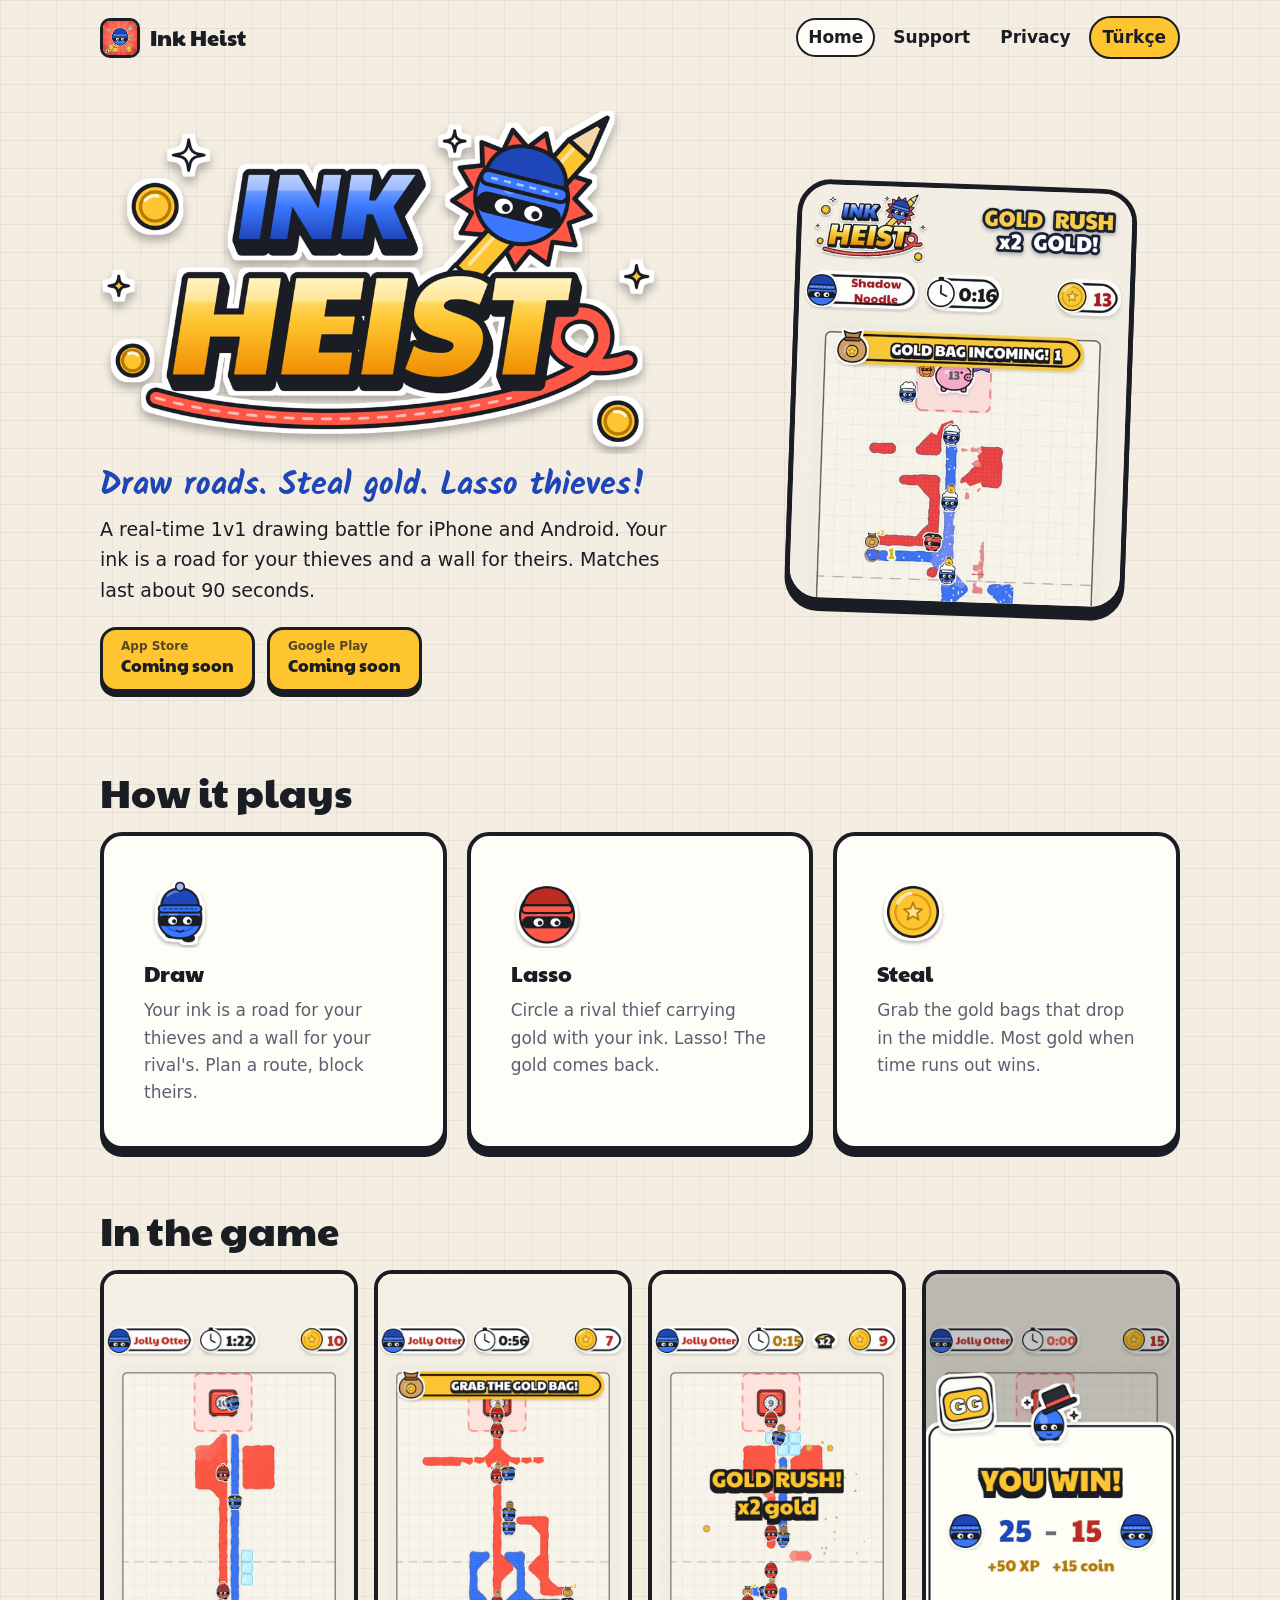
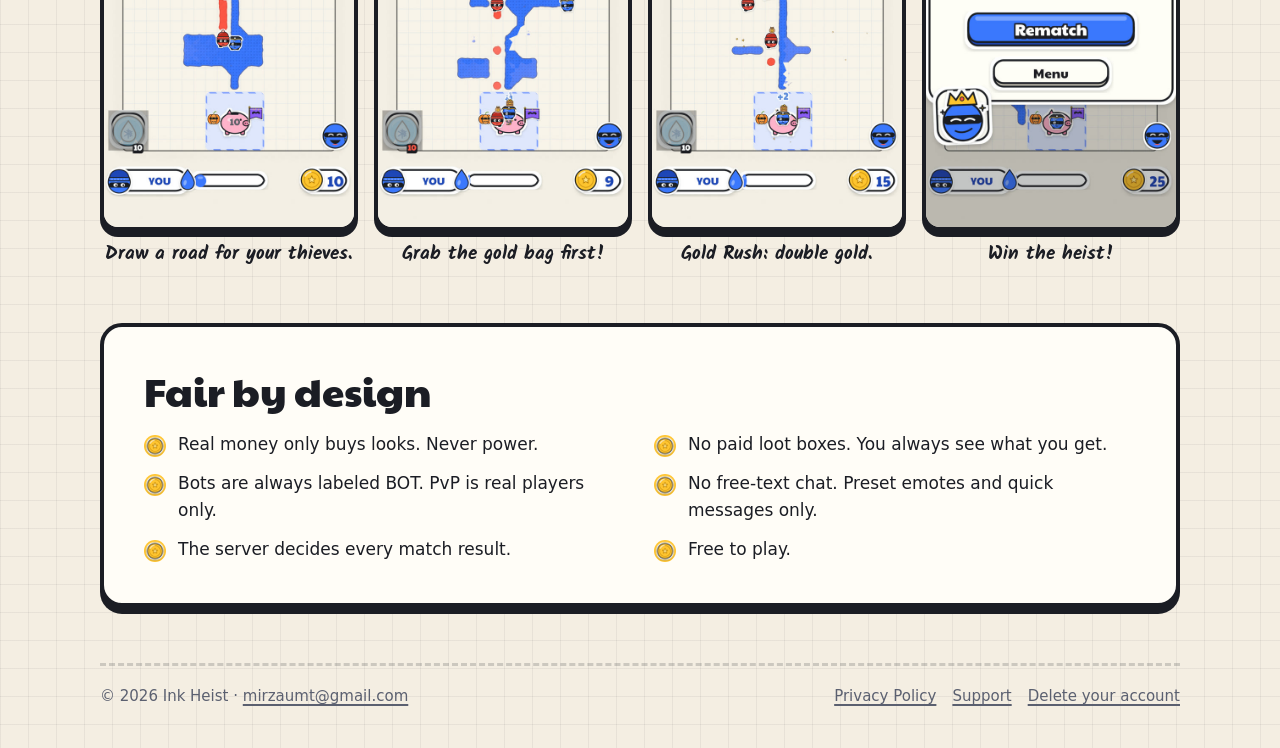
<file: index.html>
<!doctype html>
<html lang="en">
<head>
<meta charset="utf-8">
<meta name="viewport" content="width=device-width, initial-scale=1">
<title>Ink Heist: real-time 1v1 drawing battles</title>
<meta name="description" content="Draw roads, steal gold, lasso thieves. A real-time 1v1 drawing game for iPhone and Android.">
<meta property="og:title" content="Ink Heist: real-time 1v1 drawing battles">
<meta property="og:description" content="Draw roads, steal gold, lasso thieves. A real-time 1v1 drawing game for iPhone and Android.">
<meta property="og:image" content="assets/icon-512.png">
<link rel="alternate" hreflang="en" href="index.html">
<link rel="alternate" hreflang="tr" href="tr/index.html">
<link rel="icon" type="image/png" href="assets/favicon.png">
<link rel="apple-touch-icon" href="assets/apple-touch-icon.png">
<link rel="stylesheet" href="style.css">
</head>
<body>
<header class="top"><div class="wrap">
  <a class="brand" href="index.html"><img src="assets/icon-512.png" alt="" width="40" height="40">Ink Heist</a>
  <nav class="nav" aria-label="Site"><a href="index.html" aria-current="page">Home</a><a href="support.html">Support</a><a href="privacy.html">Privacy</a><a class="lang" href="tr/index.html" hreflang="tr" lang="tr">Türkçe</a></nav>
</div></header>
<main class="wrap">

<section class="hero">
  <div>
    <h1><img src="assets/logo-en.png" alt="Ink Heist" width="900" height="570"></h1>
    <p class="tagline">Draw roads. Steal gold. Lasso thieves!</p>
    <p class="lead">A real-time 1v1 drawing battle for iPhone and Android. Your ink is a road for your thieves and a wall for theirs. Matches last about 90 seconds.</p>
    <div class="badges">
      <span class="badge"><span><small>App Store</small>Coming soon</span></span>
      <span class="badge"><span><small>Google Play</small>Coming soon</span></span>
    </div>
  </div>
  <div class="phone">
    <video src="assets/teaser.mp4" poster="assets/teaser-poster.jpg" autoplay muted loop playsinline aria-label="Ink Heist gameplay: two players draw ink roads and walls while thieves race for gold."></video>
    <img class="poster" src="assets/teaser-poster.jpg" alt="Ink Heist gameplay: two players draw ink roads and walls while thieves race for gold.">
  </div>
</section>
<section><h2>How it plays</h2><div class="grid3"><div class="card feature"><img src="assets/thief_0_a.png" alt="" width="72" height="72"><h3>Draw</h3><p>Your ink is a road for your thieves and a wall for your rival's. Plan a route, block theirs.</p></div><div class="card feature"><img src="assets/head_1.png" alt="" width="72" height="72"><h3>Lasso</h3><p>Circle a rival thief carrying gold with your ink. Lasso! The gold comes back.</p></div><div class="card feature"><img src="assets/coin.png" alt="" width="72" height="72"><h3>Steal</h3><p>Grab the gold bags that drop in the middle. Most gold when time runs out wins.</p></div></div></section>
<section><h2>In the game</h2><div class="shots"><figure><img src="assets/en-shot-1.jpg" alt="Draw a road for your thieves." width="600" height="1304" loading="lazy"><figcaption>Draw a road for your thieves.</figcaption></figure><figure><img src="assets/en-shot-2.jpg" alt="Grab the gold bag first!" width="600" height="1304" loading="lazy"><figcaption>Grab the gold bag first!</figcaption></figure><figure><img src="assets/en-shot-3.jpg" alt="Gold Rush: double gold." width="600" height="1304" loading="lazy"><figcaption>Gold Rush: double gold.</figcaption></figure><figure><img src="assets/en-shot-4.jpg" alt="Win the heist!" width="600" height="1304" loading="lazy"><figcaption>Win the heist!</figcaption></figure></div></section>
<section><div class="card"><h2>Fair by design</h2><ul class="promise"><li>Real money only buys looks. Never power.</li><li>No paid loot boxes. You always see what you get.</li><li>Bots are always labeled BOT. PvP is real players only.</li><li>No free-text chat. Preset emotes and quick messages only.</li><li>The server decides every match result.</li><li>Free to play.</li></ul></div></section>

</main>
<footer><div class="wrap">
  <span>© 2026 Ink Heist · <a href="mailto:mirzaumt@gmail.com">mirzaumt@gmail.com</a></span>
  <nav aria-label="Legal"><a href="privacy.html">Privacy Policy</a><a href="support.html">Support</a><a href="delete-account.html">Delete your account</a></nav>
</div></footer>
</body>
</html>
</file>
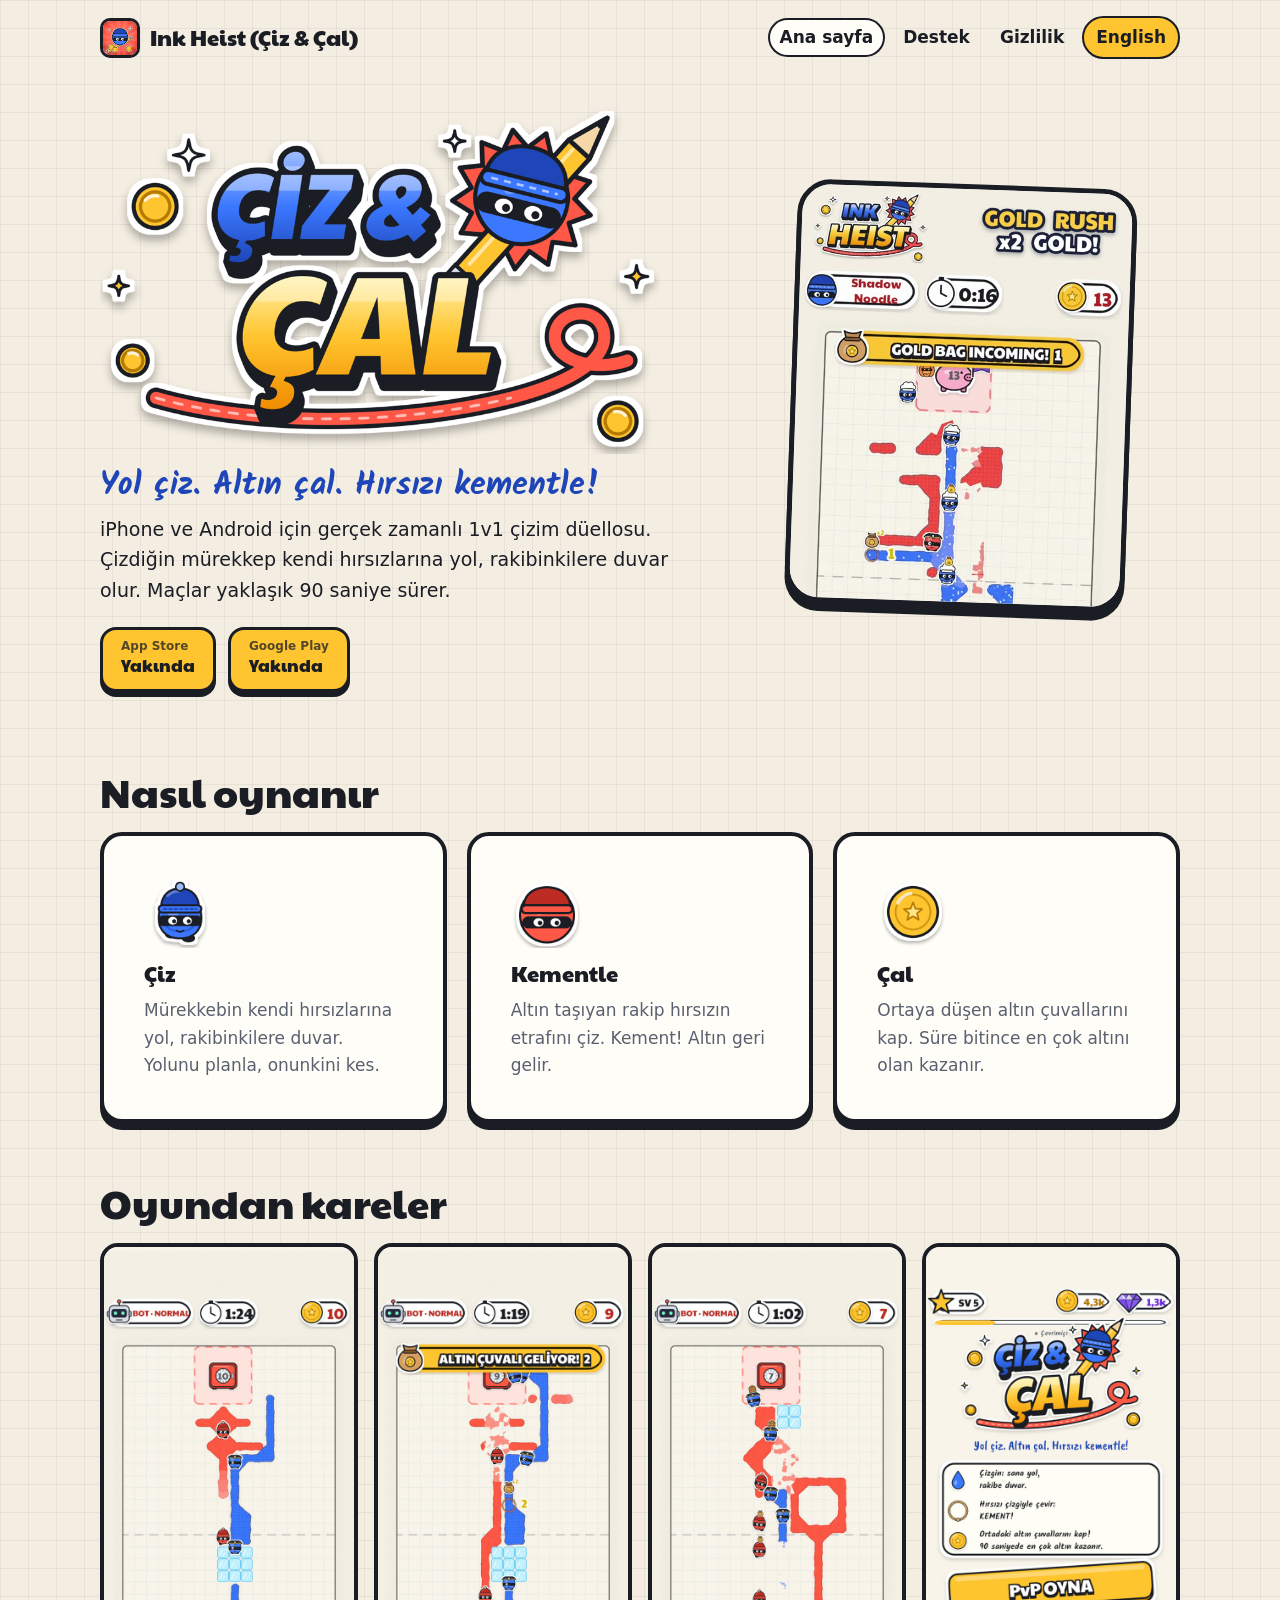
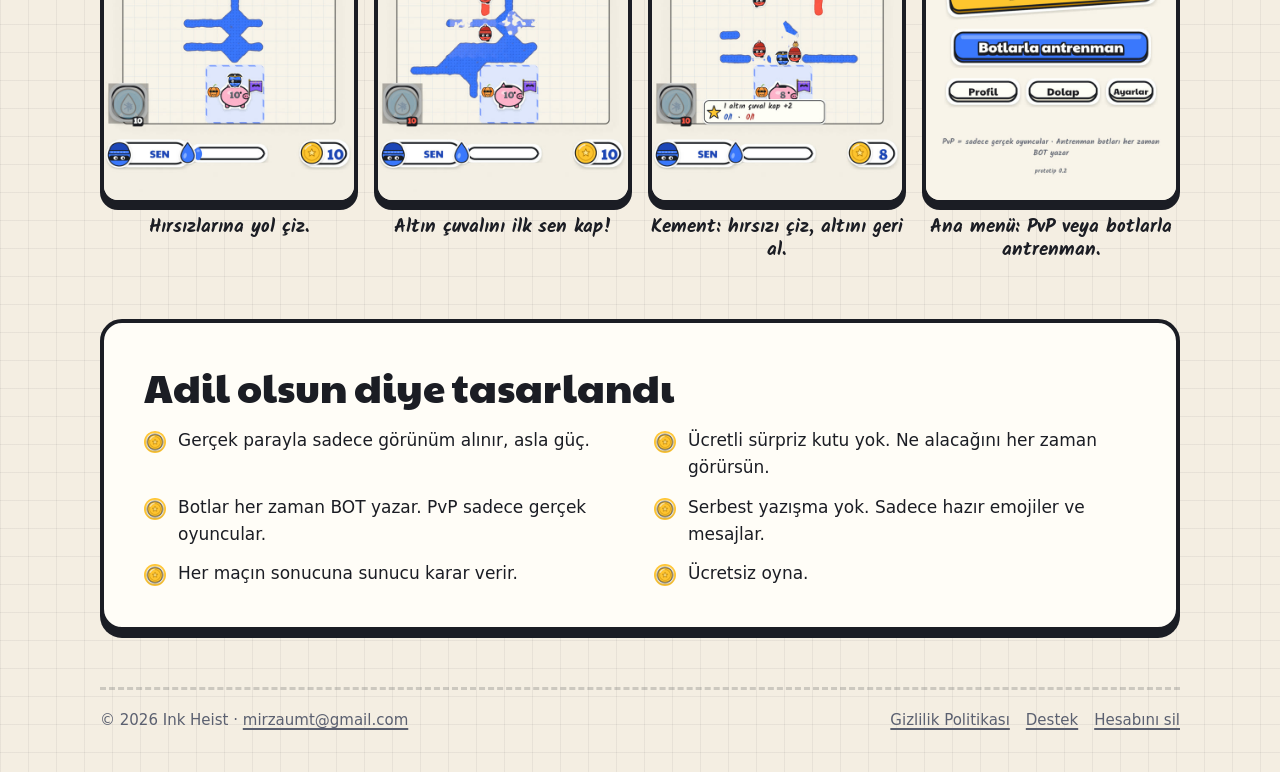
<file: tr/index.html>
<!doctype html>
<html lang="tr">
<head>
<meta charset="utf-8">
<meta name="viewport" content="width=device-width, initial-scale=1">
<title>Ink Heist (Çiz & Çal): gerçek zamanlı 1v1 çizim düellosu</title>
<meta name="description" content="Yol çiz, altın çal, hırsızı kementle. iPhone ve Android için gerçek zamanlı 1v1 çizim oyunu.">
<meta property="og:title" content="Ink Heist (Çiz & Çal): gerçek zamanlı 1v1 çizim düellosu">
<meta property="og:description" content="Yol çiz, altın çal, hırsızı kementle. iPhone ve Android için gerçek zamanlı 1v1 çizim oyunu.">
<meta property="og:image" content="../assets/icon-512.png">
<link rel="alternate" hreflang="en" href="../index.html">
<link rel="alternate" hreflang="tr" href="../tr/index.html">
<link rel="icon" type="image/png" href="../assets/favicon.png">
<link rel="apple-touch-icon" href="../assets/apple-touch-icon.png">
<link rel="stylesheet" href="../style.css">
</head>
<body>
<header class="top"><div class="wrap">
  <a class="brand" href="index.html"><img src="../assets/icon-512.png" alt="" width="40" height="40">Ink Heist (Çiz &amp; Çal)</a>
  <nav class="nav" aria-label="Site menüsü"><a href="index.html" aria-current="page">Ana sayfa</a><a href="destek.html">Destek</a><a href="gizlilik.html">Gizlilik</a><a class="lang" href="../index.html" hreflang="en" lang="en">English</a></nav>
</div></header>
<main class="wrap">

<section class="hero">
  <div>
    <h1><img src="../assets/logo-tr.png" alt="Çiz &amp; Çal (Ink Heist)" width="900" height="570"></h1>
    <p class="tagline">Yol çiz. Altın çal. Hırsızı kementle!</p>
    <p class="lead">iPhone ve Android için gerçek zamanlı 1v1 çizim düellosu. Çizdiğin mürekkep kendi hırsızlarına yol, rakibinkilere duvar olur. Maçlar yaklaşık 90 saniye sürer.</p>
    <div class="badges">
      <span class="badge"><span><small>App Store</small>Yakında</span></span>
      <span class="badge"><span><small>Google Play</small>Yakında</span></span>
    </div>
  </div>
  <div class="phone">
    <video src="../assets/teaser.mp4" poster="../assets/teaser-poster.jpg" autoplay muted loop playsinline aria-label="Ink Heist oynanışı: iki oyuncu mürekkeple yol ve duvar çizerken hırsızlar altın için yarışıyor."></video>
    <img class="poster" src="../assets/teaser-poster.jpg" alt="Ink Heist oynanışı: iki oyuncu mürekkeple yol ve duvar çizerken hırsızlar altın için yarışıyor.">
  </div>
</section>
<section><h2>Nasıl oynanır</h2><div class="grid3"><div class="card feature"><img src="../assets/thief_0_a.png" alt="" width="72" height="72"><h3>Çiz</h3><p>Mürekkebin kendi hırsızlarına yol, rakibinkilere duvar. Yolunu planla, onunkini kes.</p></div><div class="card feature"><img src="../assets/head_1.png" alt="" width="72" height="72"><h3>Kementle</h3><p>Altın taşıyan rakip hırsızın etrafını çiz. Kement! Altın geri gelir.</p></div><div class="card feature"><img src="../assets/coin.png" alt="" width="72" height="72"><h3>Çal</h3><p>Ortaya düşen altın çuvallarını kap. Süre bitince en çok altını olan kazanır.</p></div></div></section>
<section><h2>Oyundan kareler</h2><div class="shots"><figure><img src="../assets/tr-shot-1.jpg" alt="Hırsızlarına yol çiz." width="600" height="1304" loading="lazy"><figcaption>Hırsızlarına yol çiz.</figcaption></figure><figure><img src="../assets/tr-shot-2.jpg" alt="Altın çuvalını ilk sen kap!" width="600" height="1304" loading="lazy"><figcaption>Altın çuvalını ilk sen kap!</figcaption></figure><figure><img src="../assets/tr-shot-3.jpg" alt="Kement: hırsızı çiz, altını geri al." width="600" height="1304" loading="lazy"><figcaption>Kement: hırsızı çiz, altını geri al.</figcaption></figure><figure><img src="../assets/tr-shot-4.jpg" alt="Ana menü: PvP veya botlarla antrenman." width="600" height="1304" loading="lazy"><figcaption>Ana menü: PvP veya botlarla antrenman.</figcaption></figure></div></section>
<section><div class="card"><h2>Adil olsun diye tasarlandı</h2><ul class="promise"><li>Gerçek parayla sadece görünüm alınır, asla güç.</li><li>Ücretli sürpriz kutu yok. Ne alacağını her zaman görürsün.</li><li>Botlar her zaman BOT yazar. PvP sadece gerçek oyuncular.</li><li>Serbest yazışma yok. Sadece hazır emojiler ve mesajlar.</li><li>Her maçın sonucuna sunucu karar verir.</li><li>Ücretsiz oyna.</li></ul></div></section>

</main>
<footer><div class="wrap">
  <span>© 2026 Ink Heist · <a href="mailto:mirzaumt@gmail.com">mirzaumt@gmail.com</a></span>
  <nav aria-label="Yasal"><a href="gizlilik.html">Gizlilik Politikası</a><a href="destek.html">Destek</a><a href="hesap-silme.html">Hesabını sil</a></nav>
</div></footer>
</body>
</html>
</file>
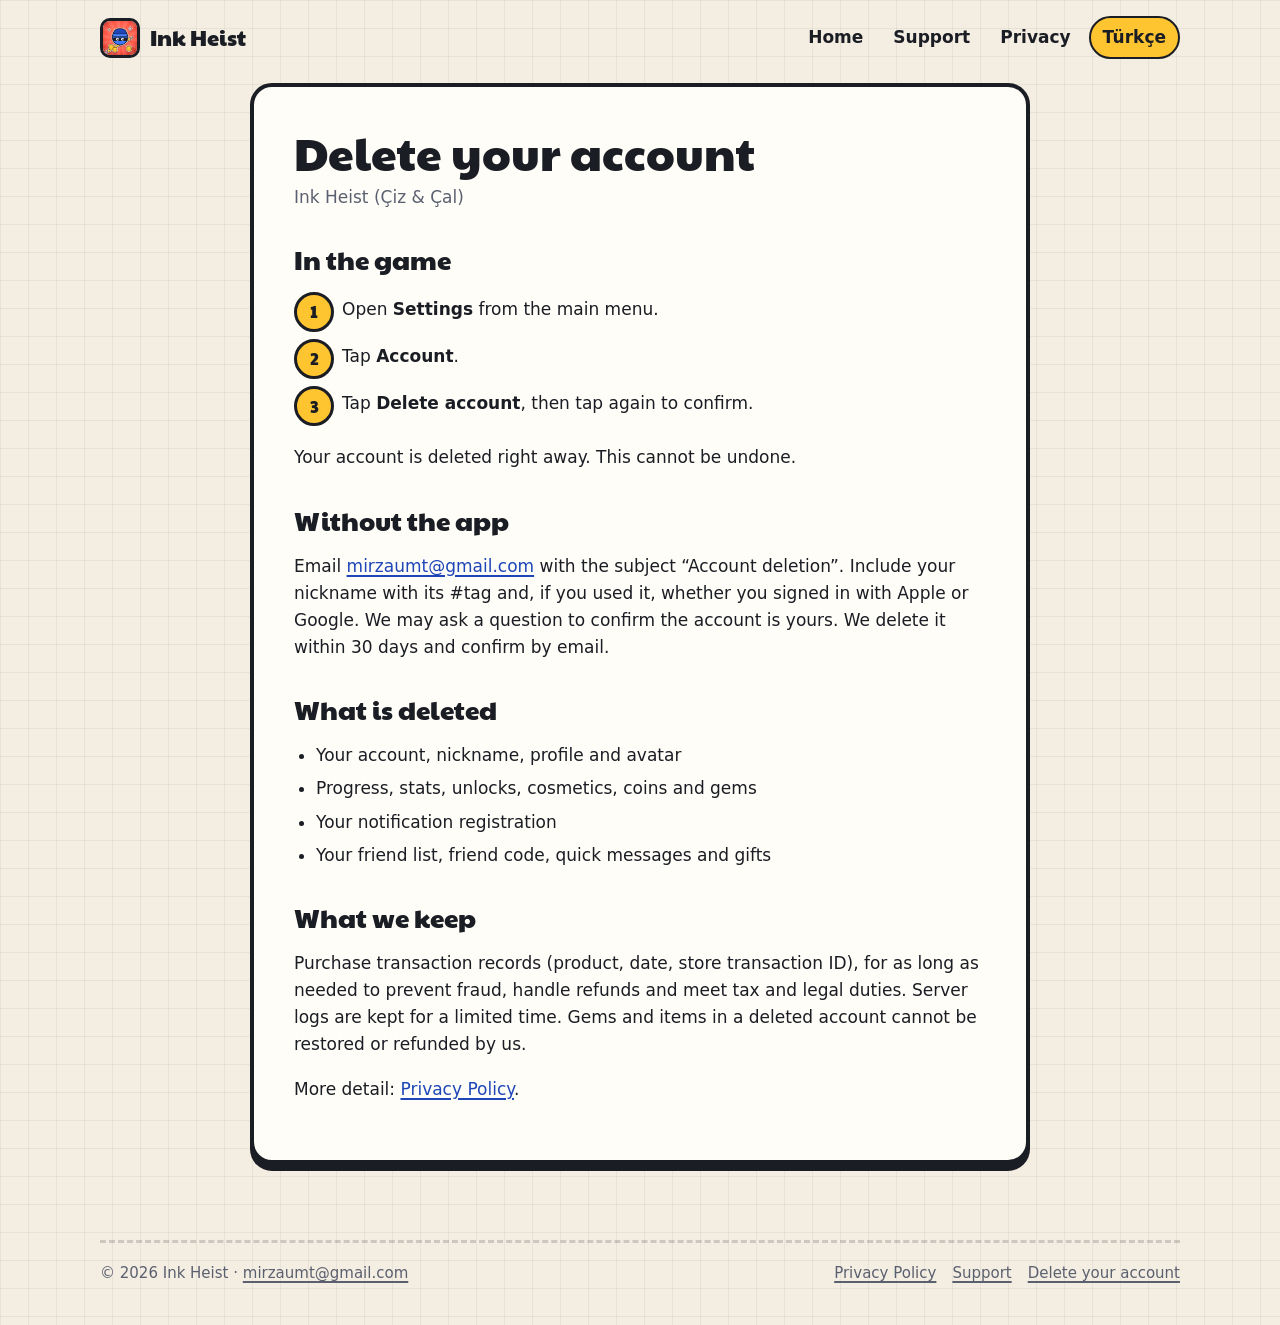
<file: delete-account.html>
<!doctype html>
<html lang="en">
<head>
<meta charset="utf-8">
<meta name="viewport" content="width=device-width, initial-scale=1">
<title>Delete your account: Ink Heist</title>
<meta name="description" content="How to delete your Ink Heist account and data, in the app or by email.">
<meta property="og:title" content="Delete your account: Ink Heist">
<meta property="og:description" content="How to delete your Ink Heist account and data, in the app or by email.">
<meta property="og:image" content="assets/icon-512.png">
<link rel="alternate" hreflang="en" href="delete-account.html">
<link rel="alternate" hreflang="tr" href="tr/hesap-silme.html">
<link rel="icon" type="image/png" href="assets/favicon.png">
<link rel="apple-touch-icon" href="assets/apple-touch-icon.png">
<link rel="stylesheet" href="style.css">
</head>
<body>
<header class="top"><div class="wrap">
  <a class="brand" href="index.html"><img src="assets/icon-512.png" alt="" width="40" height="40">Ink Heist</a>
  <nav class="nav" aria-label="Site"><a href="index.html">Home</a><a href="support.html">Support</a><a href="privacy.html">Privacy</a><a class="lang" href="tr/hesap-silme.html" hreflang="tr" lang="tr">Türkçe</a></nav>
</div></header>
<main class="wrap">

<article class="card doc">
<h1>Delete your account</h1>
<p class="meta">Ink Heist (Çiz &amp; Çal)</p>
<h2>In the game</h2>
<ol class="steps">
<li>Open <strong>Settings</strong> from the main menu.</li>
<li>Tap <strong>Account</strong>.</li>
<li>Tap <strong>Delete account</strong>, then tap again to confirm.</li>
</ol>
<p>Your account is deleted right away. This cannot be undone.</p>
<h2>Without the app</h2>
<p>Email <a href="mailto:mirzaumt@gmail.com?subject=Ink%20Heist%20account%20deletion">mirzaumt@gmail.com</a> with the subject “Account deletion”. Include your nickname with its #tag and, if you used it, whether you signed in with Apple or Google. We may ask a question to confirm the account is yours. We delete it within 30 days and confirm by email.</p>
<h2>What is deleted</h2>
<ul>
<li>Your account, nickname, profile and avatar</li>
<li>Progress, stats, unlocks, cosmetics, coins and gems</li>
<li>Your notification registration</li>
<li>Your friend list, friend code, quick messages and gifts</li>
</ul>
<h2>What we keep</h2>
<p>Purchase transaction records (product, date, store transaction ID), for as long as needed to prevent fraud, handle refunds and meet tax and legal duties. Server logs are kept for a limited time. Gems and items in a deleted account cannot be restored or refunded by us.</p>
<p>More detail: <a href="privacy.html">Privacy Policy</a>.</p>
</article>
</main>
<footer><div class="wrap">
  <span>© 2026 Ink Heist · <a href="mailto:mirzaumt@gmail.com">mirzaumt@gmail.com</a></span>
  <nav aria-label="Legal"><a href="privacy.html">Privacy Policy</a><a href="support.html">Support</a><a href="delete-account.html">Delete your account</a></nav>
</div></footer>
</body>
</html>
</file>
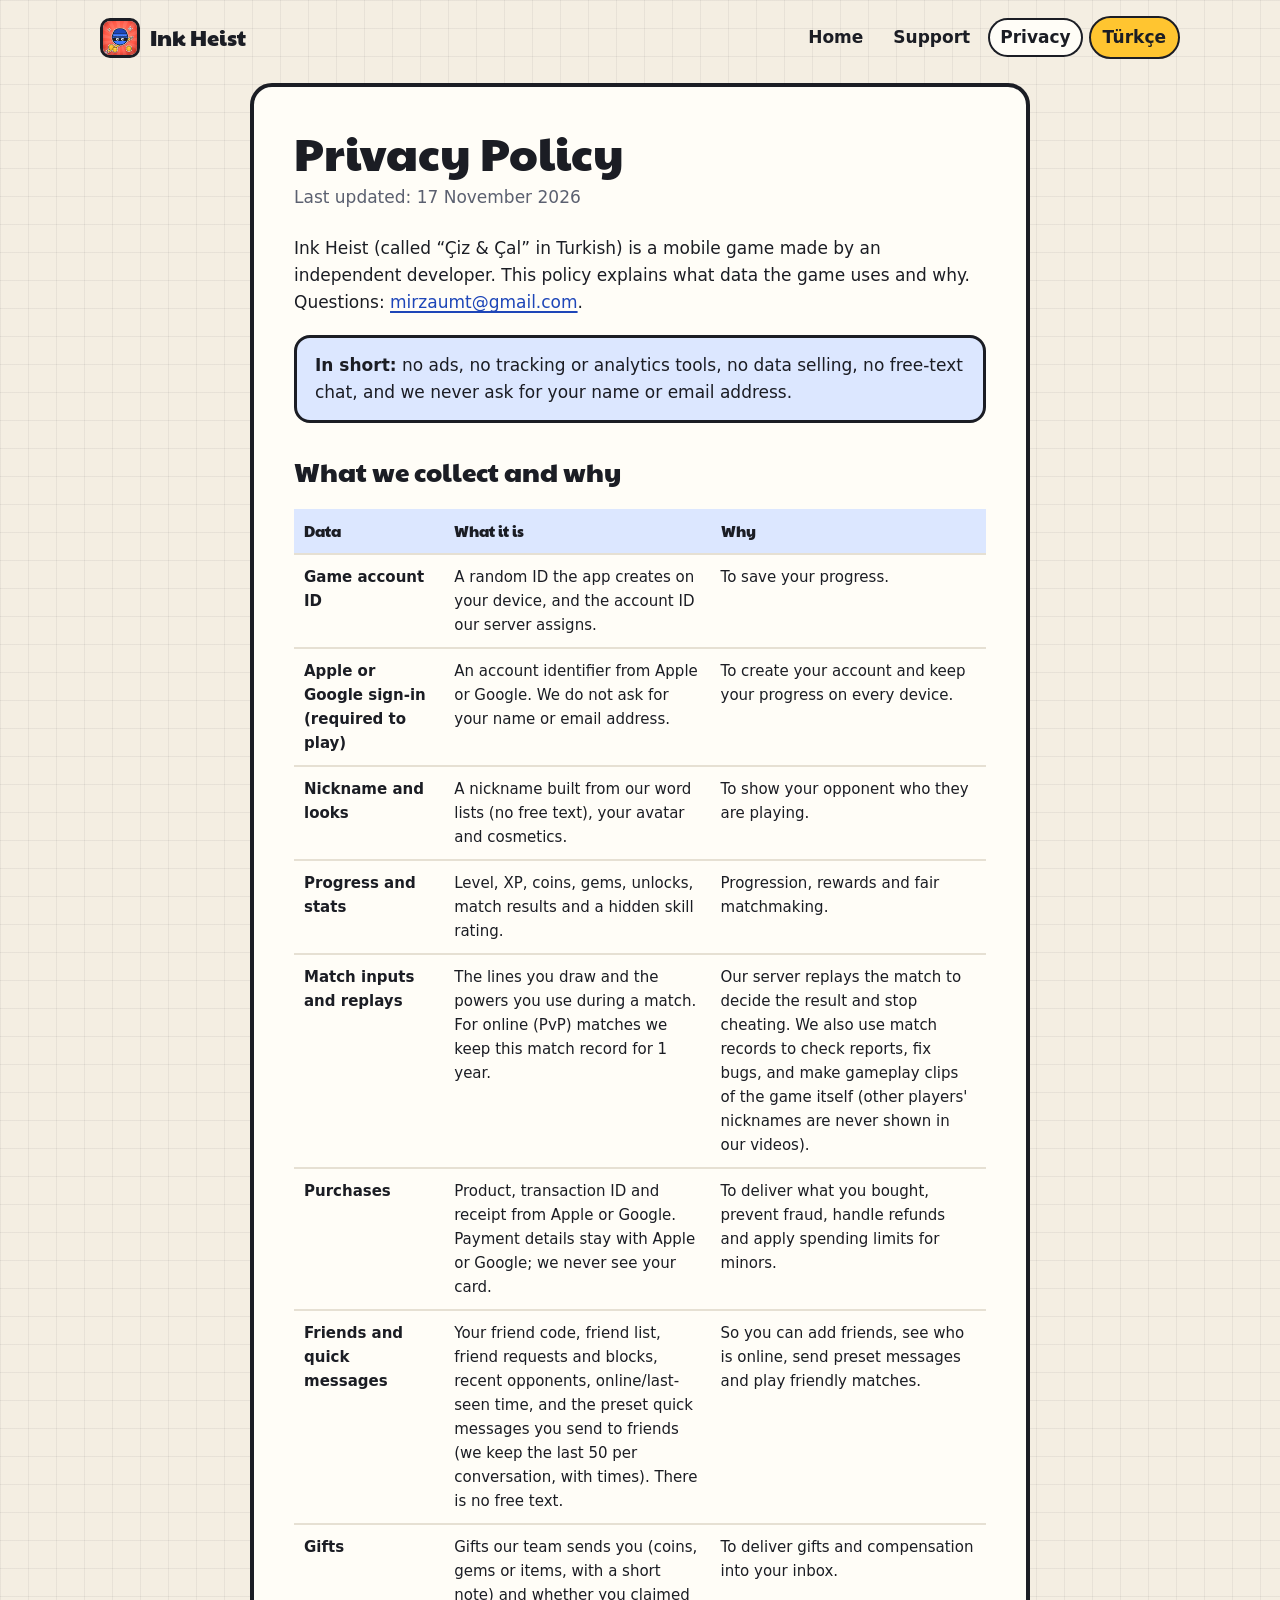
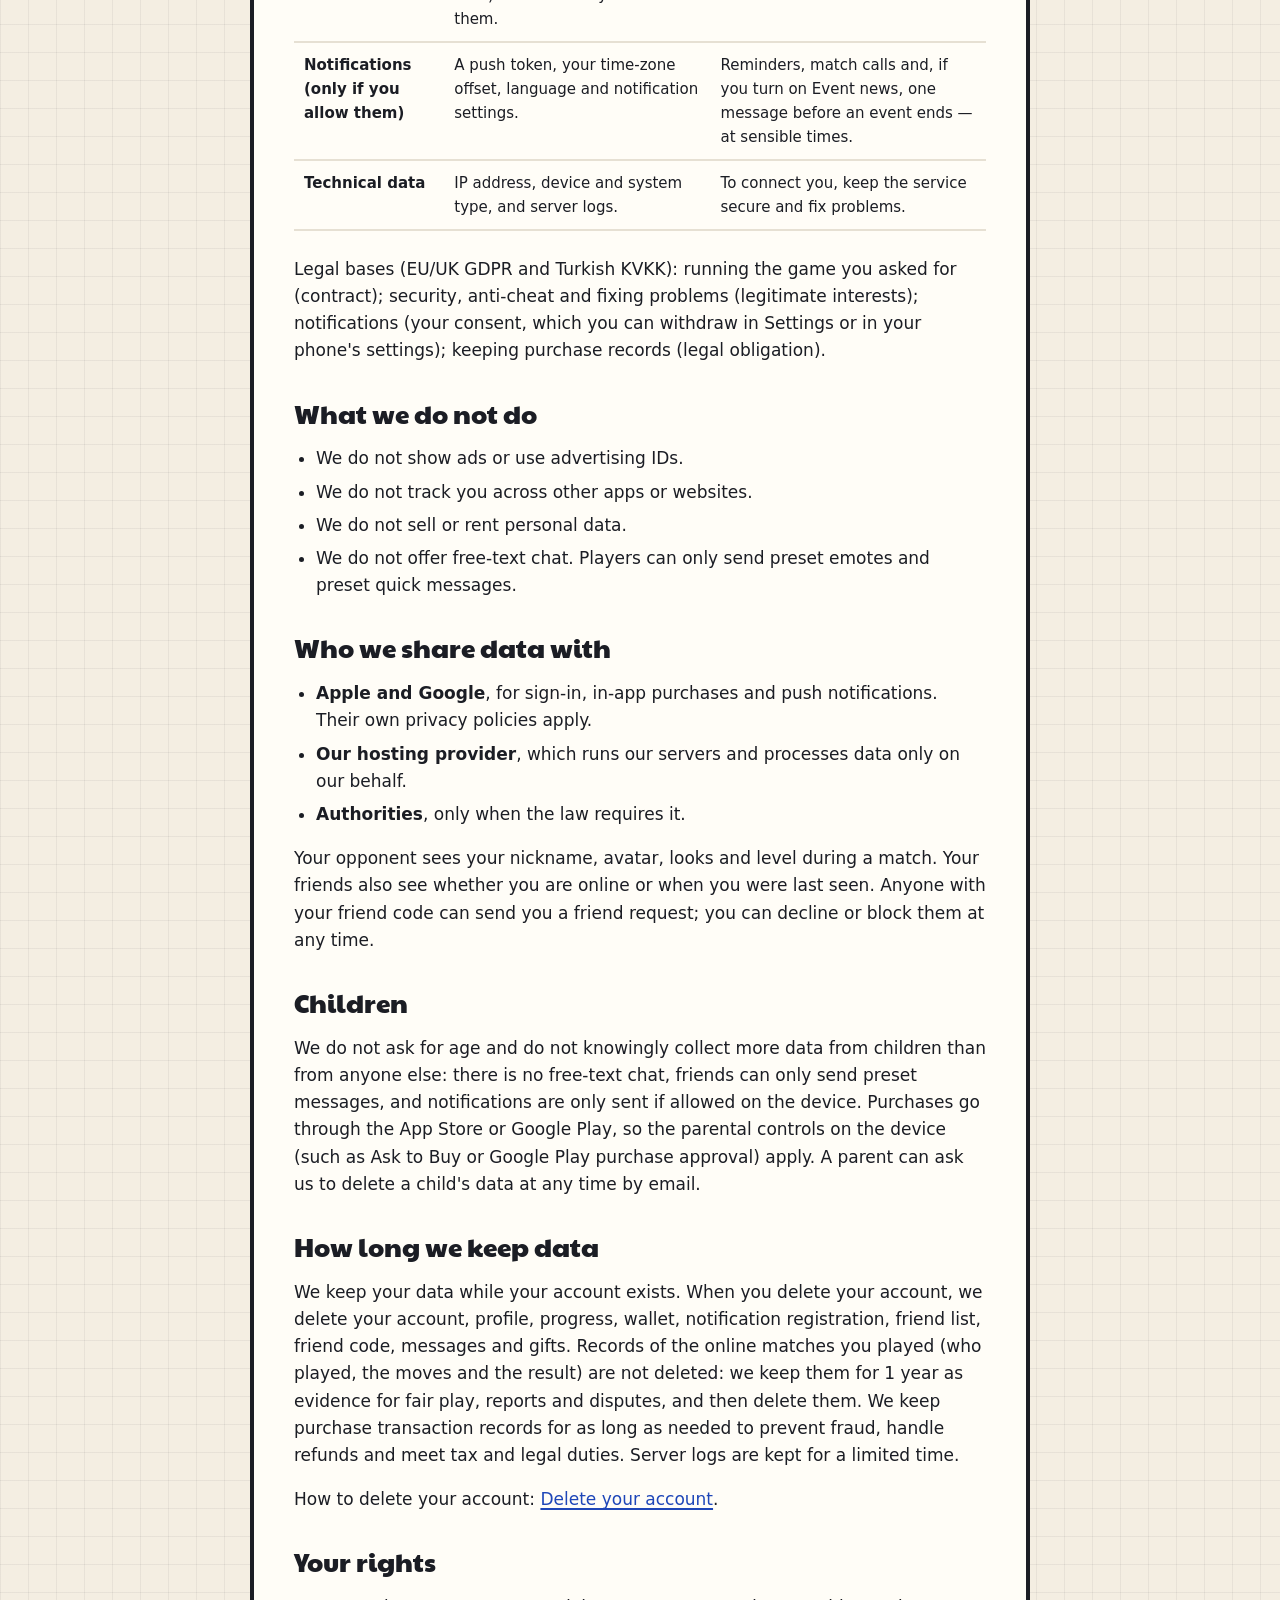
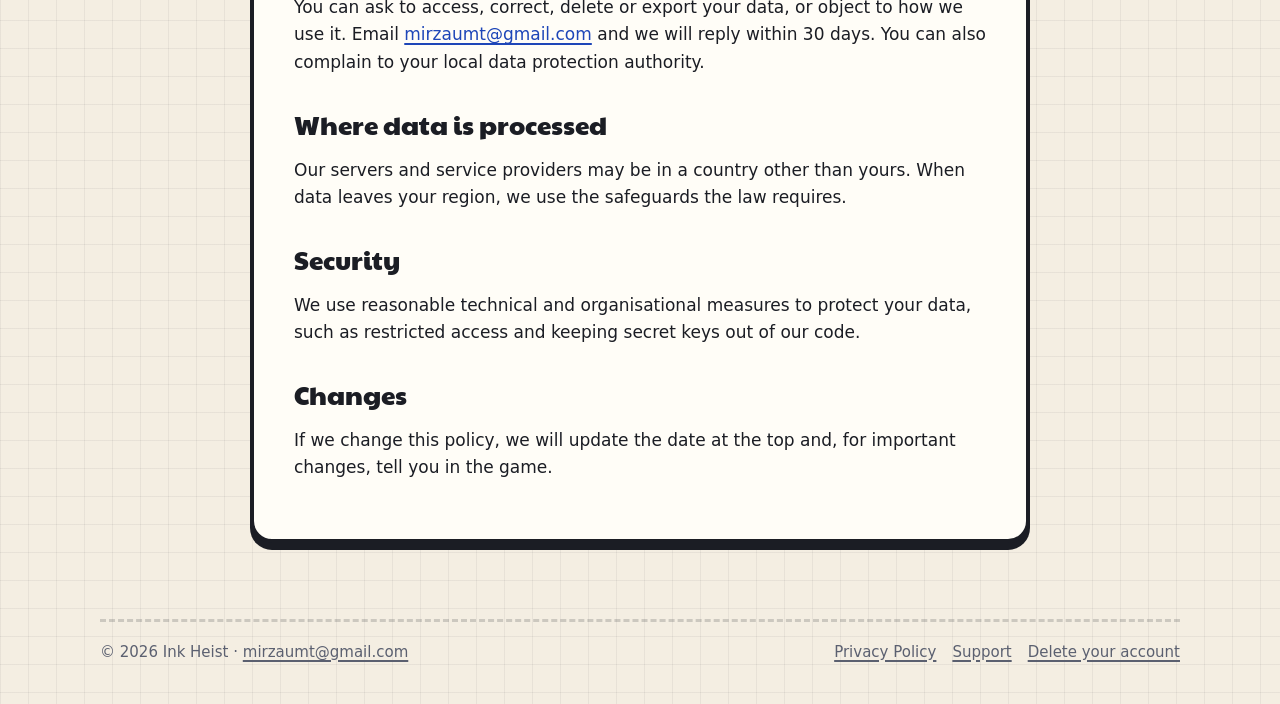
<file: privacy.html>
<!doctype html>
<html lang="en">
<head>
<meta charset="utf-8">
<meta name="viewport" content="width=device-width, initial-scale=1">
<title>Privacy Policy: Ink Heist</title>
<meta name="description" content="What data Ink Heist uses, why, and how to delete it.">
<meta property="og:title" content="Privacy Policy: Ink Heist">
<meta property="og:description" content="What data Ink Heist uses, why, and how to delete it.">
<meta property="og:image" content="assets/icon-512.png">
<link rel="alternate" hreflang="en" href="privacy.html">
<link rel="alternate" hreflang="tr" href="tr/gizlilik.html">
<link rel="icon" type="image/png" href="assets/favicon.png">
<link rel="apple-touch-icon" href="assets/apple-touch-icon.png">
<link rel="stylesheet" href="style.css">
</head>
<body>
<header class="top"><div class="wrap">
  <a class="brand" href="index.html"><img src="assets/icon-512.png" alt="" width="40" height="40">Ink Heist</a>
  <nav class="nav" aria-label="Site"><a href="index.html">Home</a><a href="support.html">Support</a><a href="privacy.html" aria-current="page">Privacy</a><a class="lang" href="tr/gizlilik.html" hreflang="tr" lang="tr">Türkçe</a></nav>
</div></header>
<main class="wrap">

<article class="card doc">
<h1>Privacy Policy</h1>
<p class="meta">Last updated: 17 November 2026</p>
<p>Ink Heist (called “Çiz &amp; Çal” in Turkish) is a mobile game made by an independent developer. This policy explains what data the game uses and why. Questions: <a href="mailto:mirzaumt@gmail.com">mirzaumt@gmail.com</a>.</p>
<div class="callout"><strong>In short:</strong> no ads, no tracking or analytics tools, no data selling, no free-text chat, and we never ask for your name or email address.</div>

<h2>What we collect and why</h2>
<div class="table-scroll"><table>
<thead><tr><th>Data</th><th>What it is</th><th>Why</th></tr></thead>
<tbody><tr><td><strong>Game account ID</strong></td><td>A random ID the app creates on your device, and the account ID our server assigns.</td><td>To save your progress.</td></tr><tr><td><strong>Apple or Google sign-in (required to play)</strong></td><td>An account identifier from Apple or Google. We do not ask for your name or email address.</td><td>To create your account and keep your progress on every device.</td></tr><tr><td><strong>Nickname and looks</strong></td><td>A nickname built from our word lists (no free text), your avatar and cosmetics.</td><td>To show your opponent who they are playing.</td></tr><tr><td><strong>Progress and stats</strong></td><td>Level, XP, coins, gems, unlocks, match results and a hidden skill rating.</td><td>Progression, rewards and fair matchmaking.</td></tr><tr><td><strong>Match inputs and replays</strong></td><td>The lines you draw and the powers you use during a match. For online (PvP) matches we keep this match record for 1 year.</td><td>Our server replays the match to decide the result and stop cheating. We also use match records to check reports, fix bugs, and make gameplay clips of the game itself (other players' nicknames are never shown in our videos).</td></tr><tr><td><strong>Purchases</strong></td><td>Product, transaction ID and receipt from Apple or Google. Payment details stay with Apple or Google; we never see your card.</td><td>To deliver what you bought, prevent fraud, handle refunds and apply spending limits for minors.</td></tr><tr><td><strong>Friends and quick messages</strong></td><td>Your friend code, friend list, friend requests and blocks, recent opponents, online/last-seen time, and the preset quick messages you send to friends (we keep the last 50 per conversation, with times). There is no free text.</td><td>So you can add friends, see who is online, send preset messages and play friendly matches.</td></tr><tr><td><strong>Gifts</strong></td><td>Gifts our team sends you (coins, gems or items, with a short note) and whether you claimed them.</td><td>To deliver gifts and compensation into your inbox.</td></tr><tr><td><strong>Notifications (only if you allow them)</strong></td><td>A push token, your time-zone offset, language and notification settings.</td><td>Reminders, match calls and, if you turn on Event news, one message before an event ends — at sensible times.</td></tr><tr><td><strong>Technical data</strong></td><td>IP address, device and system type, and server logs.</td><td>To connect you, keep the service secure and fix problems.</td></tr></tbody></table></div>
<p>Legal bases (EU/UK GDPR and Turkish KVKK): running the game you asked for (contract); security, anti-cheat and fixing problems (legitimate interests); notifications (your consent, which you can withdraw in Settings or in your phone's settings); keeping purchase records (legal obligation).</p>

<h2>What we do not do</h2>
<ul>
<li>We do not show ads or use advertising IDs.</li>
<li>We do not track you across other apps or websites.</li>
<li>We do not sell or rent personal data.</li>
<li>We do not offer free-text chat. Players can only send preset emotes and preset quick messages.</li>
</ul>

<h2>Who we share data with</h2>
<ul>
<li><strong>Apple and Google</strong>, for sign-in, in-app purchases and push notifications. Their own privacy policies apply.</li>
<li><strong>Our hosting provider</strong>, which runs our servers and processes data only on our behalf.</li>
<li><strong>Authorities</strong>, only when the law requires it.</li>
</ul>
<p>Your opponent sees your nickname, avatar, looks and level during a match. Your friends also see whether you are online or when you were last seen. Anyone with your friend code can send you a friend request; you can decline or block them at any time.</p>

<h2>Children</h2>
<p>We do not ask for age and do not knowingly collect more data from children than from anyone else: there is no free-text chat, friends can only send preset messages, and notifications are only sent if allowed on the device. Purchases go through the App Store or Google Play, so the parental controls on the device (such as Ask to Buy or Google Play purchase approval) apply. A parent can ask us to delete a child's data at any time by email.</p>

<h2>How long we keep data</h2>
<p>We keep your data while your account exists. When you delete your account, we delete your account, profile, progress, wallet, notification registration, friend list, friend code, messages and gifts. Records of the online matches you played (who played, the moves and the result) are not deleted: we keep them for 1 year as evidence for fair play, reports and disputes, and then delete them. We keep purchase transaction records for as long as needed to prevent fraud, handle refunds and meet tax and legal duties. Server logs are kept for a limited time.</p>
<p>How to delete your account: <a href="delete-account.html">Delete your account</a>.</p>

<h2>Your rights</h2>
<p>You can ask to access, correct, delete or export your data, or object to how we use it. Email <a href="mailto:mirzaumt@gmail.com">mirzaumt@gmail.com</a> and we will reply within 30 days. You can also complain to your local data protection authority.</p>

<h2>Where data is processed</h2>
<p>Our servers and service providers may be in a country other than yours. When data leaves your region, we use the safeguards the law requires.</p>

<h2>Security</h2>
<p>We use reasonable technical and organisational measures to protect your data, such as restricted access and keeping secret keys out of our code.</p>

<h2>Changes</h2>
<p>If we change this policy, we will update the date at the top and, for important changes, tell you in the game.</p>
</article>
</main>
<footer><div class="wrap">
  <span>© 2026 Ink Heist · <a href="mailto:mirzaumt@gmail.com">mirzaumt@gmail.com</a></span>
  <nav aria-label="Legal"><a href="privacy.html">Privacy Policy</a><a href="support.html">Support</a><a href="delete-account.html">Delete your account</a></nav>
</div></footer>
</body>
</html>
</file>
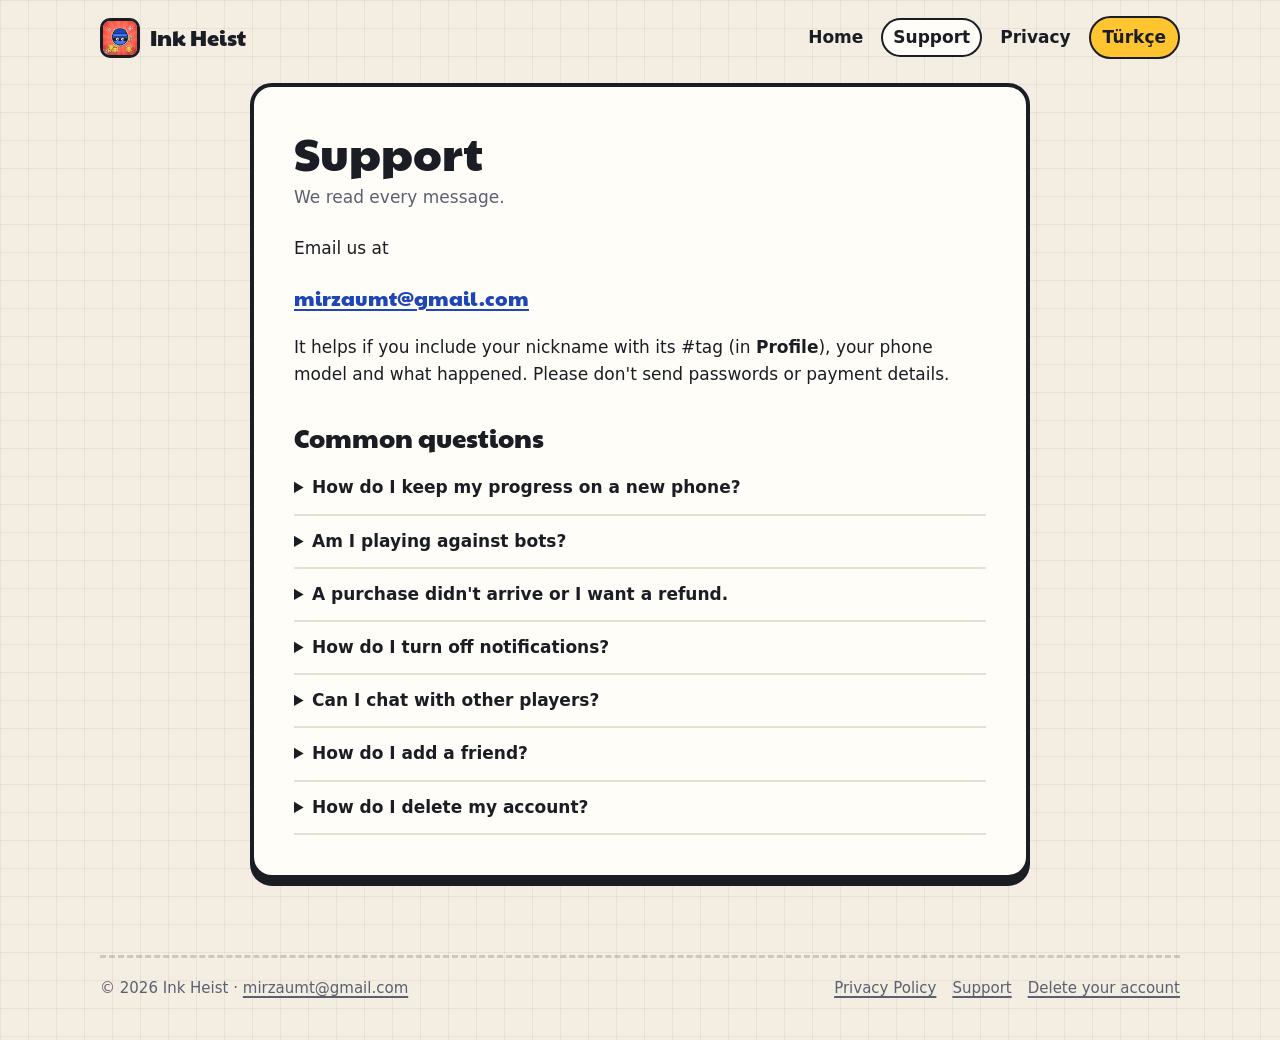
<file: support.html>
<!doctype html>
<html lang="en">
<head>
<meta charset="utf-8">
<meta name="viewport" content="width=device-width, initial-scale=1">
<title>Support: Ink Heist</title>
<meta name="description" content="Get help with Ink Heist: contact, purchases, progress and account deletion.">
<meta property="og:title" content="Support: Ink Heist">
<meta property="og:description" content="Get help with Ink Heist: contact, purchases, progress and account deletion.">
<meta property="og:image" content="assets/icon-512.png">
<link rel="alternate" hreflang="en" href="support.html">
<link rel="alternate" hreflang="tr" href="tr/destek.html">
<link rel="icon" type="image/png" href="assets/favicon.png">
<link rel="apple-touch-icon" href="assets/apple-touch-icon.png">
<link rel="stylesheet" href="style.css">
</head>
<body>
<header class="top"><div class="wrap">
  <a class="brand" href="index.html"><img src="assets/icon-512.png" alt="" width="40" height="40">Ink Heist</a>
  <nav class="nav" aria-label="Site"><a href="index.html">Home</a><a href="support.html" aria-current="page">Support</a><a href="privacy.html">Privacy</a><a class="lang" href="tr/destek.html" hreflang="tr" lang="tr">Türkçe</a></nav>
</div></header>
<main class="wrap">

<article class="card doc">
<h1>Support</h1>
<p class="meta">We read every message.</p>
<p>Email us at</p>
<p class="mail"><a href="mailto:mirzaumt@gmail.com?subject=Ink%20Heist%20support">mirzaumt@gmail.com</a></p>
<p>It helps if you include your nickname with its #tag (in <strong>Profile</strong>), your phone model and what happened. Please don't send passwords or payment details.</p>
<h2>Common questions</h2>
<details><summary>How do I keep my progress on a new phone?</summary><p>Your progress is saved to the Apple or Google account you signed in with. On your new phone, sign in with the same account.</p></details><details><summary>Am I playing against bots?</summary><p>PvP matches are real players only. Bots appear only in <strong>Practice vs Bots</strong>, and they are always labeled BOT.</p></details><details><summary>A purchase didn't arrive or I want a refund.</summary><p>Close and reopen the game first; purchases are delivered when the store confirms them. Refunds are handled by the store: on iPhone at <a href="https://reportaproblem.apple.com">reportaproblem.apple.com</a>, on Android in Google Play under <em>Payments &amp; subscriptions → Budget &amp; history</em>. If it still looks wrong, email us.</p></details><details><summary>How do I turn off notifications?</summary><p>In the game: <strong>Settings → Reminders</strong> or <strong>Match calls</strong>. You can also turn them off in your phone's settings.</p></details><details><summary>Can I chat with other players?</summary><p>No. To keep the game safe, there is no free-text chat. You can send preset emotes in a match (and turn rival emotes off in Settings), and you can send preset quick messages like “GG!” or “Wanna play?” to friends.</p></details><details><summary>How do I add a friend?</summary><p>Open Friends in the main menu. Share your 6-letter friend code, type a friend's code, or add someone from Recent opponents. You can remove or block anyone at any time.</p></details><details><summary>How do I delete my account?</summary><p>See <a href="delete-account.html">Delete your account</a>.</p></details>
</article>
</main>
<footer><div class="wrap">
  <span>© 2026 Ink Heist · <a href="mailto:mirzaumt@gmail.com">mirzaumt@gmail.com</a></span>
  <nav aria-label="Legal"><a href="privacy.html">Privacy Policy</a><a href="support.html">Support</a><a href="delete-account.html">Delete your account</a></nav>
</div></footer>
</body>
</html>
</file>
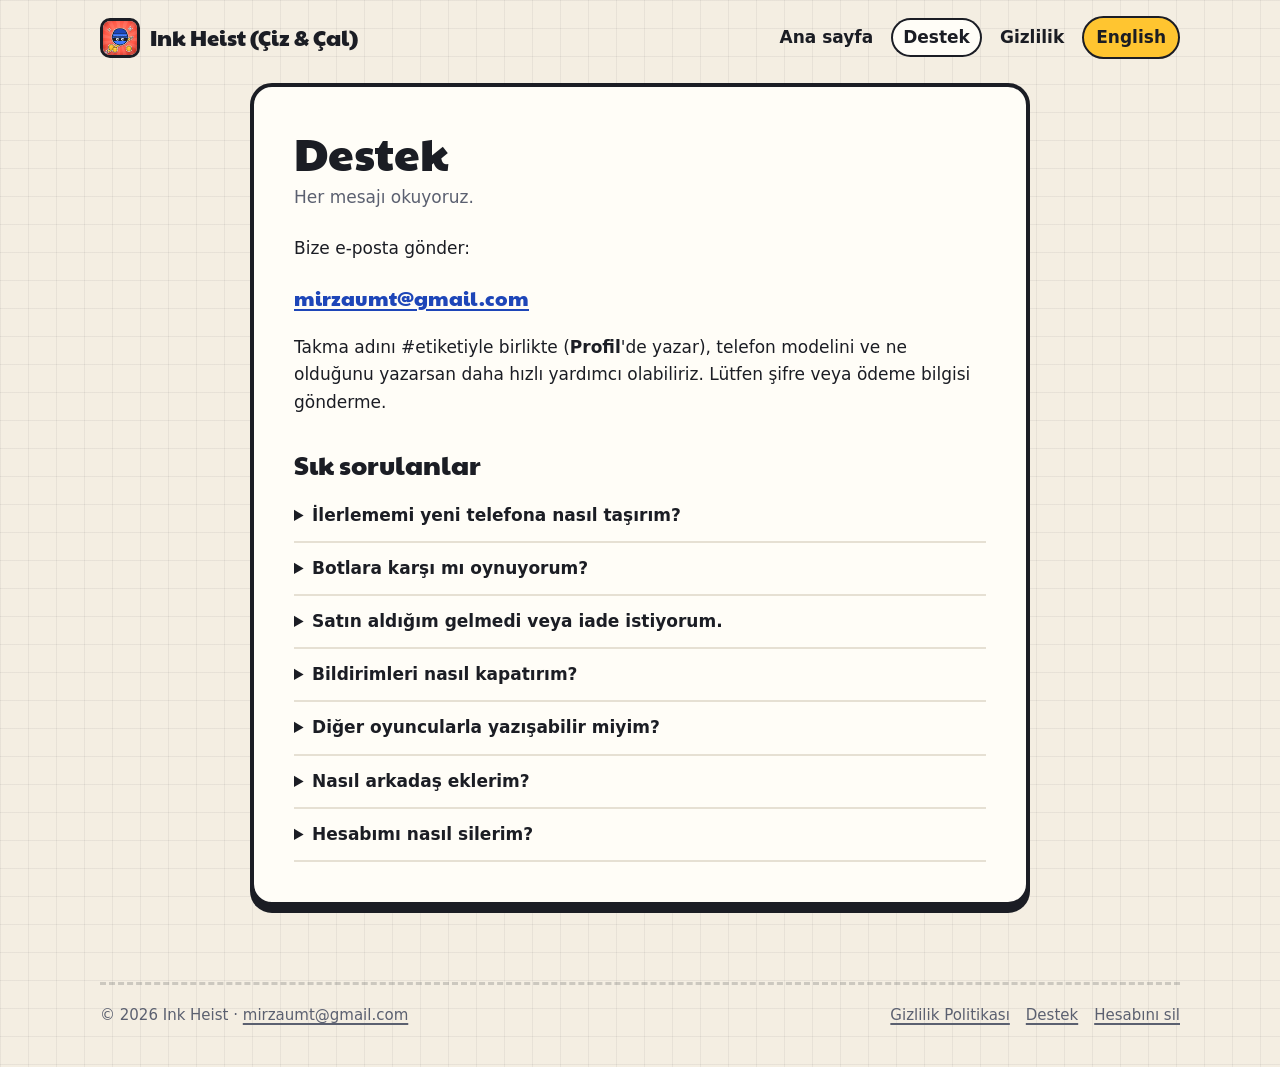
<file: tr/destek.html>
<!doctype html>
<html lang="tr">
<head>
<meta charset="utf-8">
<meta name="viewport" content="width=device-width, initial-scale=1">
<title>Destek: Ink Heist (Çiz & Çal)</title>
<meta name="description" content="Ink Heist için yardım: iletişim, satın almalar, ilerleme ve hesap silme.">
<meta property="og:title" content="Destek: Ink Heist (Çiz & Çal)">
<meta property="og:description" content="Ink Heist için yardım: iletişim, satın almalar, ilerleme ve hesap silme.">
<meta property="og:image" content="../assets/icon-512.png">
<link rel="alternate" hreflang="en" href="../support.html">
<link rel="alternate" hreflang="tr" href="../tr/destek.html">
<link rel="icon" type="image/png" href="../assets/favicon.png">
<link rel="apple-touch-icon" href="../assets/apple-touch-icon.png">
<link rel="stylesheet" href="../style.css">
</head>
<body>
<header class="top"><div class="wrap">
  <a class="brand" href="index.html"><img src="../assets/icon-512.png" alt="" width="40" height="40">Ink Heist (Çiz &amp; Çal)</a>
  <nav class="nav" aria-label="Site menüsü"><a href="index.html">Ana sayfa</a><a href="destek.html" aria-current="page">Destek</a><a href="gizlilik.html">Gizlilik</a><a class="lang" href="../support.html" hreflang="en" lang="en">English</a></nav>
</div></header>
<main class="wrap">

<article class="card doc">
<h1>Destek</h1>
<p class="meta">Her mesajı okuyoruz.</p>
<p>Bize e-posta gönder:</p>
<p class="mail"><a href="mailto:mirzaumt@gmail.com?subject=Ink%20Heist%20destek">mirzaumt@gmail.com</a></p>
<p>Takma adını #etiketiyle birlikte (<strong>Profil</strong>'de yazar), telefon modelini ve ne olduğunu yazarsan daha hızlı yardımcı olabiliriz. Lütfen şifre veya ödeme bilgisi gönderme.</p>
<h2>Sık sorulanlar</h2>
<details><summary>İlerlememi yeni telefona nasıl taşırım?</summary><p>İlerlemen giriş yaptığın Apple veya Google hesabına kaydedilir. Yeni telefonda aynı hesapla giriş yapman yeterli.</p></details><details><summary>Botlara karşı mı oynuyorum?</summary><p>PvP maçları sadece gerçek oyuncularla oynanır. Botlar sadece <strong>Botlarla antrenman</strong> modunda çıkar ve her zaman BOT yazar.</p></details><details><summary>Satın aldığım gelmedi veya iade istiyorum.</summary><p>Önce oyunu kapatıp yeniden aç; satın almalar mağaza onayladığında teslim edilir. İadeleri mağaza yapar: iPhone'da <a href="https://reportaproblem.apple.com">reportaproblem.apple.com</a>, Android'de Google Play'de <em>Ödemeler ve abonelikler → Bütçe ve geçmiş</em>. Hâlâ bir sorun varsa bize yaz.</p></details><details><summary>Bildirimleri nasıl kapatırım?</summary><p>Oyunda: <strong>Ayarlar → Hatırlatmalar</strong> veya <strong>Maç çağrıları</strong>. Telefonunun ayarlarından da kapatabilirsin.</p></details><details><summary>Diğer oyuncularla yazışabilir miyim?</summary><p>Hayır. Oyunu güvenli tutmak için serbest yazışma yok. Maçta hazır emojiler gönderebilir (rakip emojilerini Ayarlar'dan kapatabilirsin) ve arkadaşlarına “GG!” veya “Maç atalım mı?” gibi hazır mesajlar gönderebilir.</p></details><details><summary>Nasıl arkadaş eklerim?</summary><p>Ana menüde Arkadaşlar'ı aç. 6 harfli arkadaş kodunu paylaş, arkadaşının kodunu yaz ya da Son rakipler listesinden ekle. İstediğin kişiyi istediğin zaman çıkarabilir veya engelleyebilirsin.</p></details><details><summary>Hesabımı nasıl silerim?</summary><p><a href="hesap-silme.html">Hesabını sil</a> sayfasına bak.</p></details>
</article>
</main>
<footer><div class="wrap">
  <span>© 2026 Ink Heist · <a href="mailto:mirzaumt@gmail.com">mirzaumt@gmail.com</a></span>
  <nav aria-label="Yasal"><a href="gizlilik.html">Gizlilik Politikası</a><a href="destek.html">Destek</a><a href="hesap-silme.html">Hesabını sil</a></nav>
</div></footer>
</body>
</html>
</file>
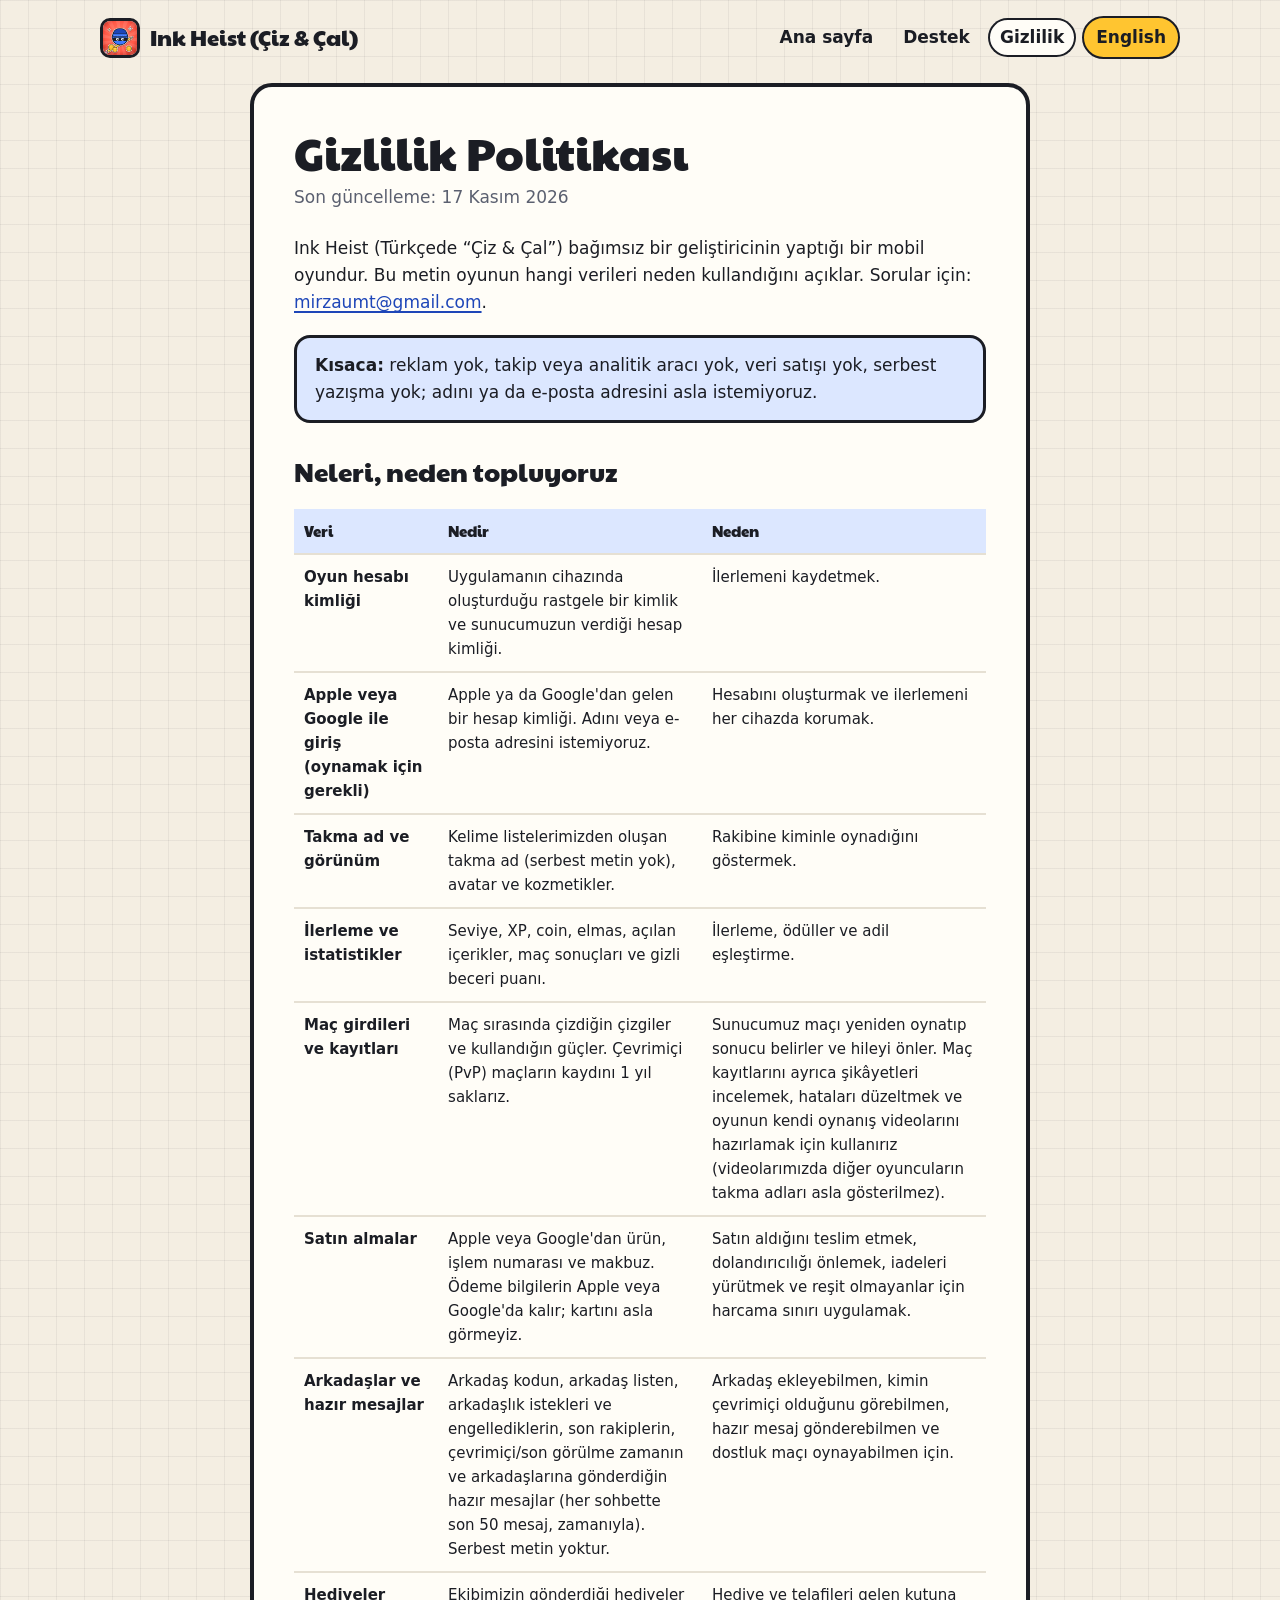
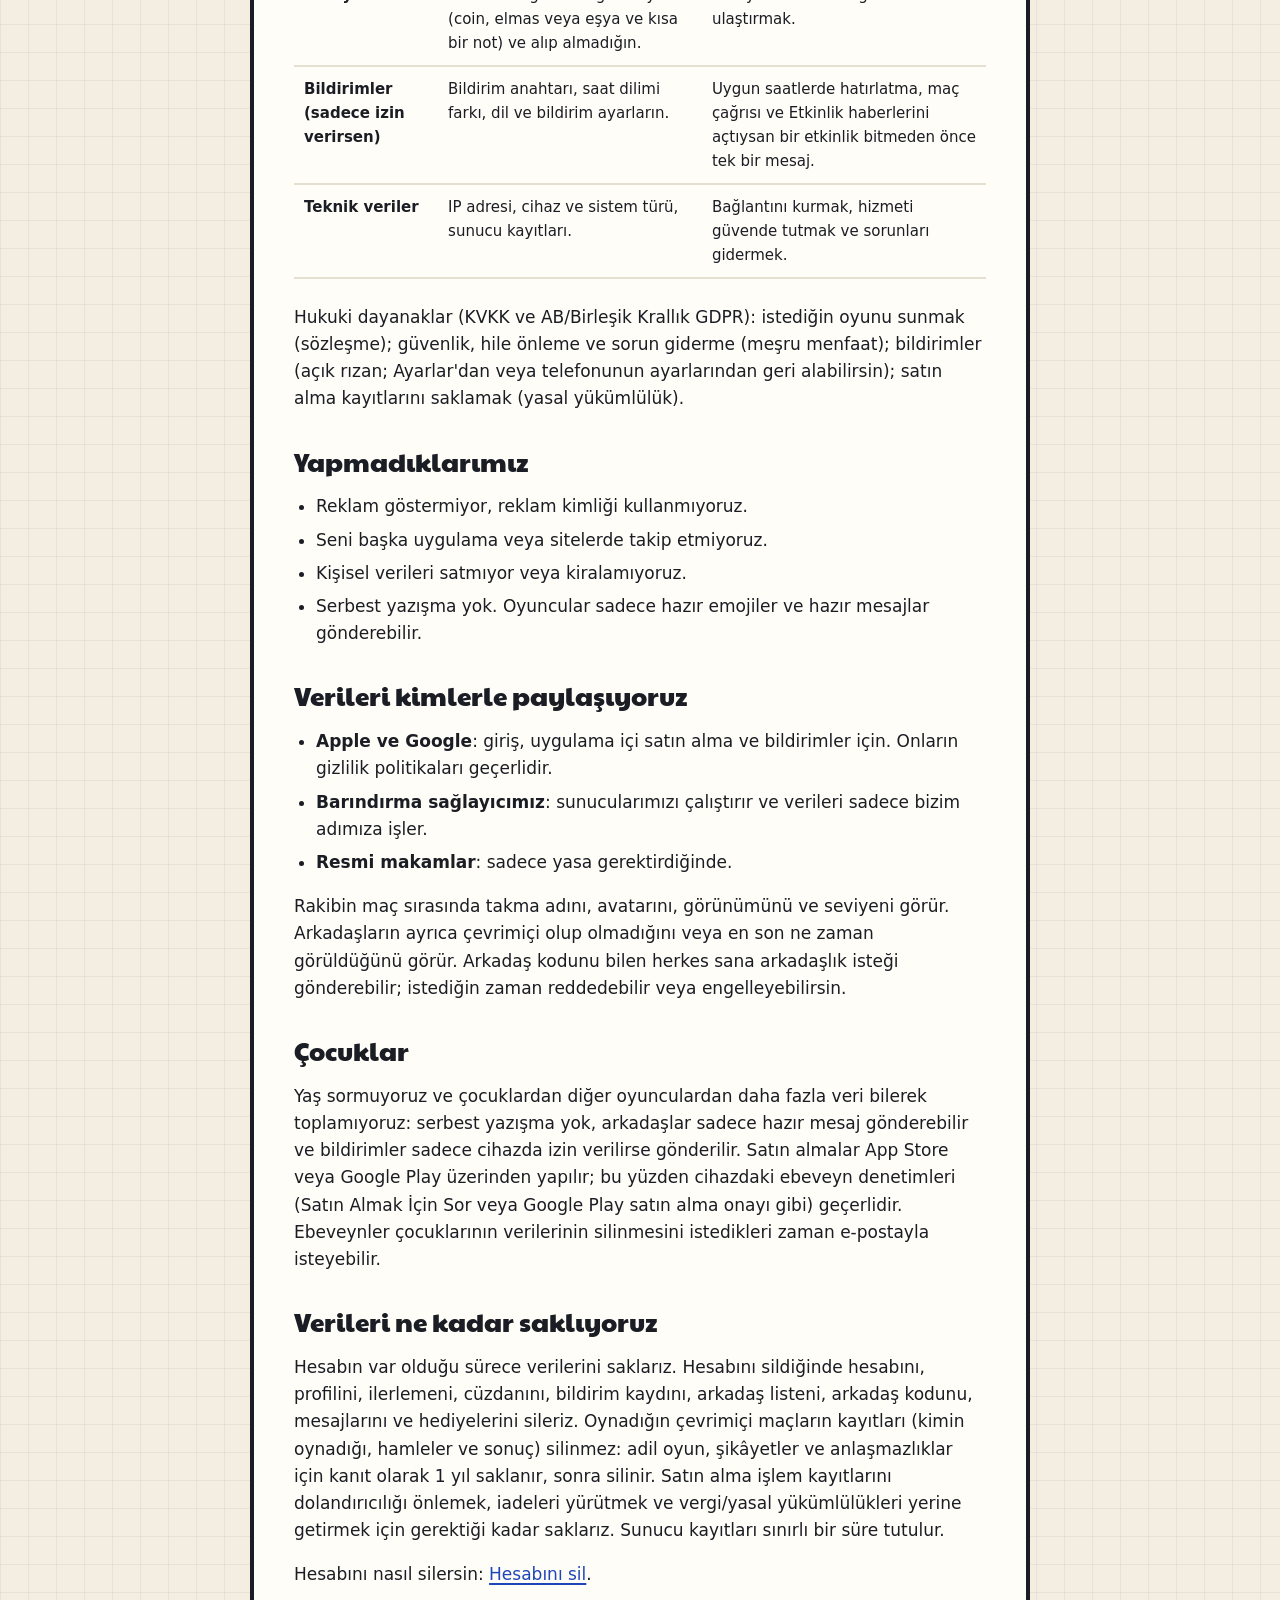
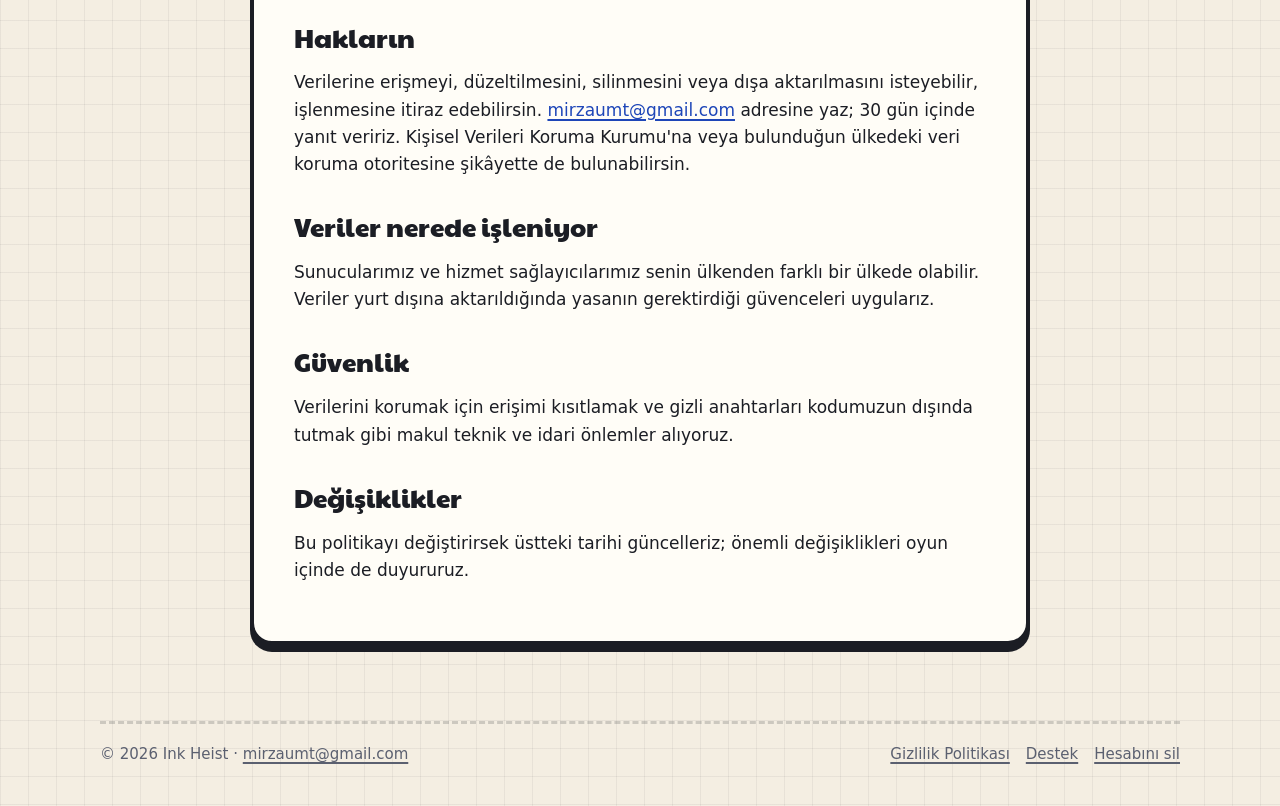
<file: tr/gizlilik.html>
<!doctype html>
<html lang="tr">
<head>
<meta charset="utf-8">
<meta name="viewport" content="width=device-width, initial-scale=1">
<title>Gizlilik Politikası: Ink Heist (Çiz & Çal)</title>
<meta name="description" content="Ink Heist hangi verileri neden kullanıyor ve nasıl silinir.">
<meta property="og:title" content="Gizlilik Politikası: Ink Heist (Çiz & Çal)">
<meta property="og:description" content="Ink Heist hangi verileri neden kullanıyor ve nasıl silinir.">
<meta property="og:image" content="../assets/icon-512.png">
<link rel="alternate" hreflang="en" href="../privacy.html">
<link rel="alternate" hreflang="tr" href="../tr/gizlilik.html">
<link rel="icon" type="image/png" href="../assets/favicon.png">
<link rel="apple-touch-icon" href="../assets/apple-touch-icon.png">
<link rel="stylesheet" href="../style.css">
</head>
<body>
<header class="top"><div class="wrap">
  <a class="brand" href="index.html"><img src="../assets/icon-512.png" alt="" width="40" height="40">Ink Heist (Çiz &amp; Çal)</a>
  <nav class="nav" aria-label="Site menüsü"><a href="index.html">Ana sayfa</a><a href="destek.html">Destek</a><a href="gizlilik.html" aria-current="page">Gizlilik</a><a class="lang" href="../privacy.html" hreflang="en" lang="en">English</a></nav>
</div></header>
<main class="wrap">

<article class="card doc">
<h1>Gizlilik Politikası</h1>
<p class="meta">Son güncelleme: 17 Kasım 2026</p>
<p>Ink Heist (Türkçede “Çiz &amp; Çal”) bağımsız bir geliştiricinin yaptığı bir mobil oyundur. Bu metin oyunun hangi verileri neden kullandığını açıklar. Sorular için: <a href="mailto:mirzaumt@gmail.com">mirzaumt@gmail.com</a>.</p>
<div class="callout"><strong>Kısaca:</strong> reklam yok, takip veya analitik aracı yok, veri satışı yok, serbest yazışma yok; adını ya da e-posta adresini asla istemiyoruz.</div>

<h2>Neleri, neden topluyoruz</h2>
<div class="table-scroll"><table>
<thead><tr><th>Veri</th><th>Nedir</th><th>Neden</th></tr></thead>
<tbody><tr><td><strong>Oyun hesabı kimliği</strong></td><td>Uygulamanın cihazında oluşturduğu rastgele bir kimlik ve sunucumuzun verdiği hesap kimliği.</td><td>İlerlemeni kaydetmek.</td></tr><tr><td><strong>Apple veya Google ile giriş (oynamak için gerekli)</strong></td><td>Apple ya da Google'dan gelen bir hesap kimliği. Adını veya e-posta adresini istemiyoruz.</td><td>Hesabını oluşturmak ve ilerlemeni her cihazda korumak.</td></tr><tr><td><strong>Takma ad ve görünüm</strong></td><td>Kelime listelerimizden oluşan takma ad (serbest metin yok), avatar ve kozmetikler.</td><td>Rakibine kiminle oynadığını göstermek.</td></tr><tr><td><strong>İlerleme ve istatistikler</strong></td><td>Seviye, XP, coin, elmas, açılan içerikler, maç sonuçları ve gizli beceri puanı.</td><td>İlerleme, ödüller ve adil eşleştirme.</td></tr><tr><td><strong>Maç girdileri ve kayıtları</strong></td><td>Maç sırasında çizdiğin çizgiler ve kullandığın güçler. Çevrimiçi (PvP) maçların kaydını 1 yıl saklarız.</td><td>Sunucumuz maçı yeniden oynatıp sonucu belirler ve hileyi önler. Maç kayıtlarını ayrıca şikâyetleri incelemek, hataları düzeltmek ve oyunun kendi oynanış videolarını hazırlamak için kullanırız (videolarımızda diğer oyuncuların takma adları asla gösterilmez).</td></tr><tr><td><strong>Satın almalar</strong></td><td>Apple veya Google'dan ürün, işlem numarası ve makbuz. Ödeme bilgilerin Apple veya Google'da kalır; kartını asla görmeyiz.</td><td>Satın aldığını teslim etmek, dolandırıcılığı önlemek, iadeleri yürütmek ve reşit olmayanlar için harcama sınırı uygulamak.</td></tr><tr><td><strong>Arkadaşlar ve hazır mesajlar</strong></td><td>Arkadaş kodun, arkadaş listen, arkadaşlık istekleri ve engellediklerin, son rakiplerin, çevrimiçi/son görülme zamanın ve arkadaşlarına gönderdiğin hazır mesajlar (her sohbette son 50 mesaj, zamanıyla). Serbest metin yoktur.</td><td>Arkadaş ekleyebilmen, kimin çevrimiçi olduğunu görebilmen, hazır mesaj gönderebilmen ve dostluk maçı oynayabilmen için.</td></tr><tr><td><strong>Hediyeler</strong></td><td>Ekibimizin gönderdiği hediyeler (coin, elmas veya eşya ve kısa bir not) ve alıp almadığın.</td><td>Hediye ve telafileri gelen kutuna ulaştırmak.</td></tr><tr><td><strong>Bildirimler (sadece izin verirsen)</strong></td><td>Bildirim anahtarı, saat dilimi farkı, dil ve bildirim ayarların.</td><td>Uygun saatlerde hatırlatma, maç çağrısı ve Etkinlik haberlerini açtıysan bir etkinlik bitmeden önce tek bir mesaj.</td></tr><tr><td><strong>Teknik veriler</strong></td><td>IP adresi, cihaz ve sistem türü, sunucu kayıtları.</td><td>Bağlantını kurmak, hizmeti güvende tutmak ve sorunları gidermek.</td></tr></tbody></table></div>
<p>Hukuki dayanaklar (KVKK ve AB/Birleşik Krallık GDPR): istediğin oyunu sunmak (sözleşme); güvenlik, hile önleme ve sorun giderme (meşru menfaat); bildirimler (açık rızan; Ayarlar'dan veya telefonunun ayarlarından geri alabilirsin); satın alma kayıtlarını saklamak (yasal yükümlülük).</p>

<h2>Yapmadıklarımız</h2>
<ul>
<li>Reklam göstermiyor, reklam kimliği kullanmıyoruz.</li>
<li>Seni başka uygulama veya sitelerde takip etmiyoruz.</li>
<li>Kişisel verileri satmıyor veya kiralamıyoruz.</li>
<li>Serbest yazışma yok. Oyuncular sadece hazır emojiler ve hazır mesajlar gönderebilir.</li>
</ul>

<h2>Verileri kimlerle paylaşıyoruz</h2>
<ul>
<li><strong>Apple ve Google</strong>: giriş, uygulama içi satın alma ve bildirimler için. Onların gizlilik politikaları geçerlidir.</li>
<li><strong>Barındırma sağlayıcımız</strong>: sunucularımızı çalıştırır ve verileri sadece bizim adımıza işler.</li>
<li><strong>Resmi makamlar</strong>: sadece yasa gerektirdiğinde.</li>
</ul>
<p>Rakibin maç sırasında takma adını, avatarını, görünümünü ve seviyeni görür. Arkadaşların ayrıca çevrimiçi olup olmadığını veya en son ne zaman görüldüğünü görür. Arkadaş kodunu bilen herkes sana arkadaşlık isteği gönderebilir; istediğin zaman reddedebilir veya engelleyebilirsin.</p>

<h2>Çocuklar</h2>
<p>Yaş sormuyoruz ve çocuklardan diğer oyunculardan daha fazla veri bilerek toplamıyoruz: serbest yazışma yok, arkadaşlar sadece hazır mesaj gönderebilir ve bildirimler sadece cihazda izin verilirse gönderilir. Satın almalar App Store veya Google Play üzerinden yapılır; bu yüzden cihazdaki ebeveyn denetimleri (Satın Almak İçin Sor veya Google Play satın alma onayı gibi) geçerlidir. Ebeveynler çocuklarının verilerinin silinmesini istedikleri zaman e-postayla isteyebilir.</p>

<h2>Verileri ne kadar saklıyoruz</h2>
<p>Hesabın var olduğu sürece verilerini saklarız. Hesabını sildiğinde hesabını, profilini, ilerlemeni, cüzdanını, bildirim kaydını, arkadaş listeni, arkadaş kodunu, mesajlarını ve hediyelerini sileriz. Oynadığın çevrimiçi maçların kayıtları (kimin oynadığı, hamleler ve sonuç) silinmez: adil oyun, şikâyetler ve anlaşmazlıklar için kanıt olarak 1 yıl saklanır, sonra silinir. Satın alma işlem kayıtlarını dolandırıcılığı önlemek, iadeleri yürütmek ve vergi/yasal yükümlülükleri yerine getirmek için gerektiği kadar saklarız. Sunucu kayıtları sınırlı bir süre tutulur.</p>
<p>Hesabını nasıl silersin: <a href="hesap-silme.html">Hesabını sil</a>.</p>

<h2>Hakların</h2>
<p>Verilerine erişmeyi, düzeltilmesini, silinmesini veya dışa aktarılmasını isteyebilir, işlenmesine itiraz edebilirsin. <a href="mailto:mirzaumt@gmail.com">mirzaumt@gmail.com</a> adresine yaz; 30 gün içinde yanıt veririz. Kişisel Verileri Koruma Kurumu'na veya bulunduğun ülkedeki veri koruma otoritesine şikâyette de bulunabilirsin.</p>

<h2>Veriler nerede işleniyor</h2>
<p>Sunucularımız ve hizmet sağlayıcılarımız senin ülkenden farklı bir ülkede olabilir. Veriler yurt dışına aktarıldığında yasanın gerektirdiği güvenceleri uygularız.</p>

<h2>Güvenlik</h2>
<p>Verilerini korumak için erişimi kısıtlamak ve gizli anahtarları kodumuzun dışında tutmak gibi makul teknik ve idari önlemler alıyoruz.</p>

<h2>Değişiklikler</h2>
<p>Bu politikayı değiştirirsek üstteki tarihi güncelleriz; önemli değişiklikleri oyun içinde de duyururuz.</p>
</article>
</main>
<footer><div class="wrap">
  <span>© 2026 Ink Heist · <a href="mailto:mirzaumt@gmail.com">mirzaumt@gmail.com</a></span>
  <nav aria-label="Yasal"><a href="gizlilik.html">Gizlilik Politikası</a><a href="destek.html">Destek</a><a href="hesap-silme.html">Hesabını sil</a></nav>
</div></footer>
</body>
</html>
</file>
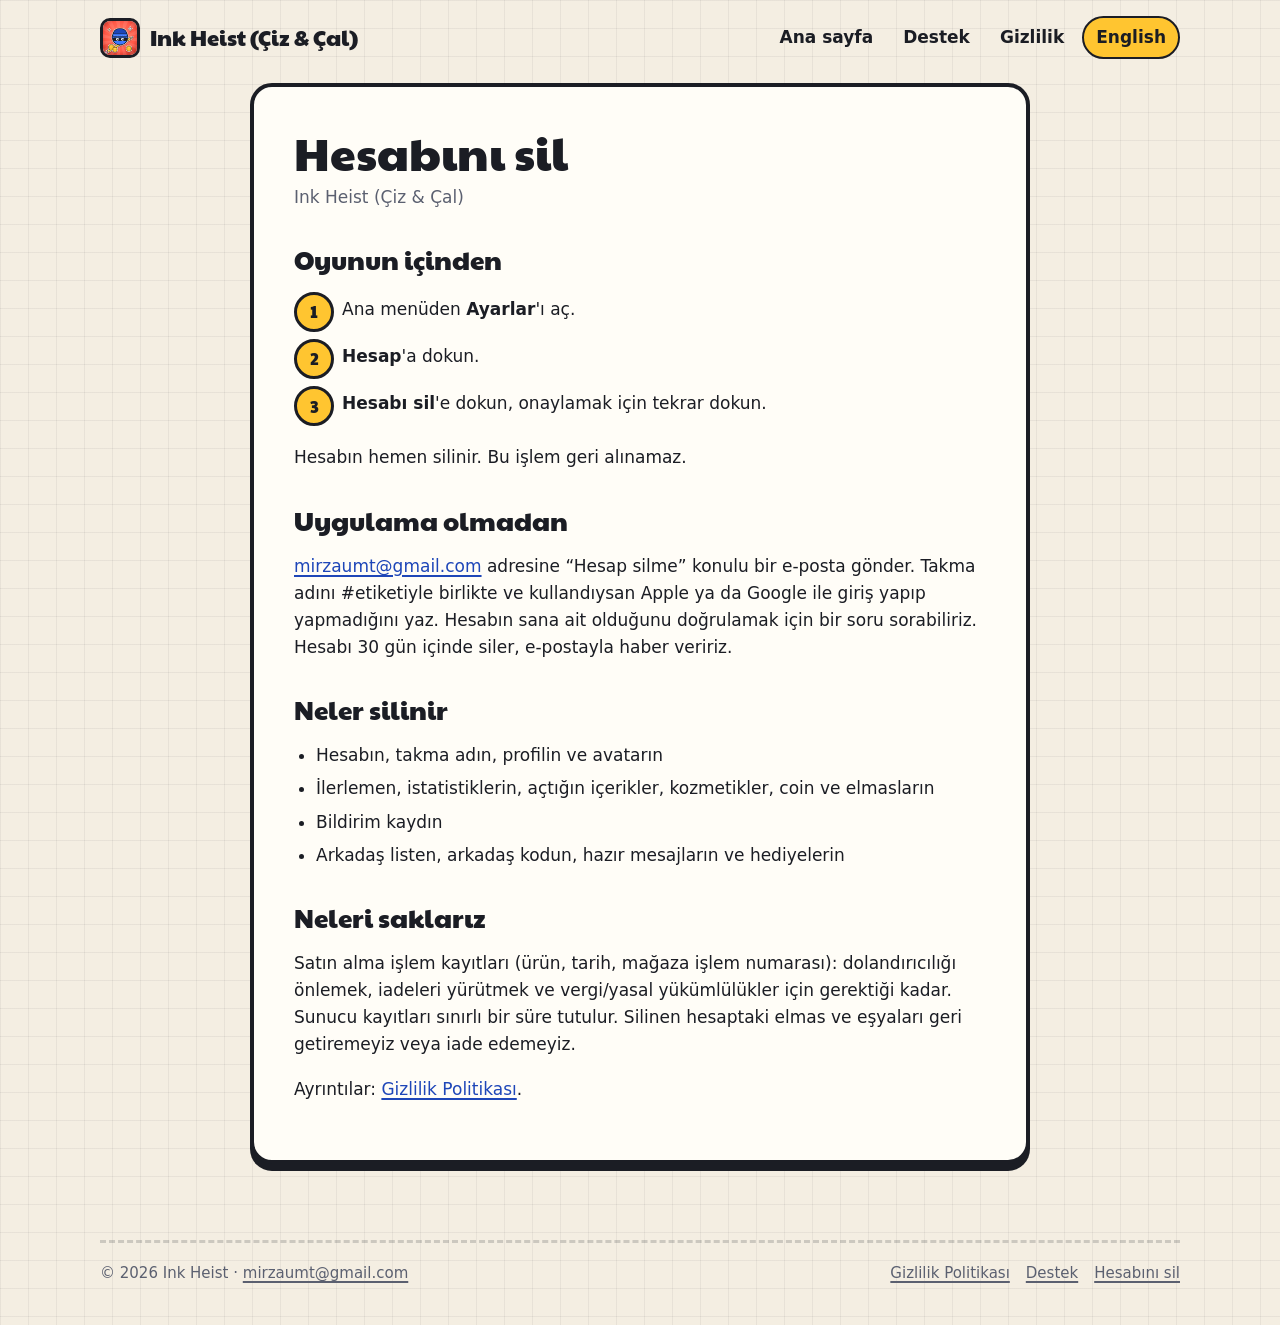
<file: tr/hesap-silme.html>
<!doctype html>
<html lang="tr">
<head>
<meta charset="utf-8">
<meta name="viewport" content="width=device-width, initial-scale=1">
<title>Hesabını sil: Ink Heist (Çiz & Çal)</title>
<meta name="description" content="Ink Heist hesabını ve verilerini oyundan veya e-postayla nasıl silersin.">
<meta property="og:title" content="Hesabını sil: Ink Heist (Çiz & Çal)">
<meta property="og:description" content="Ink Heist hesabını ve verilerini oyundan veya e-postayla nasıl silersin.">
<meta property="og:image" content="../assets/icon-512.png">
<link rel="alternate" hreflang="en" href="../delete-account.html">
<link rel="alternate" hreflang="tr" href="../tr/hesap-silme.html">
<link rel="icon" type="image/png" href="../assets/favicon.png">
<link rel="apple-touch-icon" href="../assets/apple-touch-icon.png">
<link rel="stylesheet" href="../style.css">
</head>
<body>
<header class="top"><div class="wrap">
  <a class="brand" href="index.html"><img src="../assets/icon-512.png" alt="" width="40" height="40">Ink Heist (Çiz &amp; Çal)</a>
  <nav class="nav" aria-label="Site menüsü"><a href="index.html">Ana sayfa</a><a href="destek.html">Destek</a><a href="gizlilik.html">Gizlilik</a><a class="lang" href="../delete-account.html" hreflang="en" lang="en">English</a></nav>
</div></header>
<main class="wrap">

<article class="card doc">
<h1>Hesabını sil</h1>
<p class="meta">Ink Heist (Çiz &amp; Çal)</p>
<h2>Oyunun içinden</h2>
<ol class="steps">
<li>Ana menüden <strong>Ayarlar</strong>'ı aç.</li>
<li><strong>Hesap</strong>'a dokun.</li>
<li><strong>Hesabı sil</strong>'e dokun, onaylamak için tekrar dokun.</li>
</ol>
<p>Hesabın hemen silinir. Bu işlem geri alınamaz.</p>
<h2>Uygulama olmadan</h2>
<p><a href="mailto:mirzaumt@gmail.com?subject=Ink%20Heist%20hesap%20silme">mirzaumt@gmail.com</a> adresine “Hesap silme” konulu bir e-posta gönder. Takma adını #etiketiyle birlikte ve kullandıysan Apple ya da Google ile giriş yapıp yapmadığını yaz. Hesabın sana ait olduğunu doğrulamak için bir soru sorabiliriz. Hesabı 30 gün içinde siler, e-postayla haber veririz.</p>
<h2>Neler silinir</h2>
<ul>
<li>Hesabın, takma adın, profilin ve avatarın</li>
<li>İlerlemen, istatistiklerin, açtığın içerikler, kozmetikler, coin ve elmasların</li>
<li>Bildirim kaydın</li>
<li>Arkadaş listen, arkadaş kodun, hazır mesajların ve hediyelerin</li>
</ul>
<h2>Neleri saklarız</h2>
<p>Satın alma işlem kayıtları (ürün, tarih, mağaza işlem numarası): dolandırıcılığı önlemek, iadeleri yürütmek ve vergi/yasal yükümlülükler için gerektiği kadar. Sunucu kayıtları sınırlı bir süre tutulur. Silinen hesaptaki elmas ve eşyaları geri getiremeyiz veya iade edemeyiz.</p>
<p>Ayrıntılar: <a href="gizlilik.html">Gizlilik Politikası</a>.</p>
</article>
</main>
<footer><div class="wrap">
  <span>© 2026 Ink Heist · <a href="mailto:mirzaumt@gmail.com">mirzaumt@gmail.com</a></span>
  <nav aria-label="Yasal"><a href="gizlilik.html">Gizlilik Politikası</a><a href="destek.html">Destek</a><a href="hesap-silme.html">Hesabını sil</a></nav>
</div></footer>
</body>
</html>
</file>
<file: style.css>
/* Ink Heist site — "Marker & Sticker" style, same palette as the game. */
@font-face { font-family: "Paytone One"; src: url("fonts/PaytoneOne-Regular.woff") format("woff"); font-display: swap; }
@font-face { font-family: "Kalam"; src: url("fonts/Kalam-Bold.woff") format("woff"); font-weight: 700; font-display: swap; }

:root {
  --ink: #1B1D24;
  --paper: #FFFDF7;
  --desk: #F4EEE2;
  --grid: rgba(27, 29, 36, 0.06);
  --blue: #3B78FF; --blue-dark: #1E46B8; --blue-light: #DCE7FF;
  --red: #FF5847; --red-dark: #BC2C22;
  --gold: #FFC530; --gold-dark: #B57A00;
  --muted: #5B6070;
  --radius: 22px;
  --display: "Paytone One", "Arial Black", system-ui, sans-serif;
  --hand: "Kalam", "Comic Sans MS", cursive;
  --body: system-ui, -apple-system, "Segoe UI", Roboto, "Helvetica Neue", Arial, sans-serif;
}

* { box-sizing: border-box; }
html { -webkit-text-size-adjust: 100%; }
body {
  margin: 0; color: var(--ink); font-family: var(--body); font-size: 17px; line-height: 1.6;
  background-color: var(--desk);
  background-image: linear-gradient(var(--grid) 1px, transparent 1px), linear-gradient(90deg, var(--grid) 1px, transparent 1px);
  background-size: 28px 28px;
}
img, video { max-width: 100%; display: block; }
a { color: var(--blue-dark); text-decoration-thickness: 2px; text-underline-offset: 3px; }
a:hover { color: var(--red-dark); }
:focus-visible { outline: 3px solid var(--blue); outline-offset: 3px; border-radius: 6px; }

.wrap { width: min(1080px, 100% - 32px); margin-inline: auto; }

/* header */
.top { padding: 16px 0; }
.top .wrap { display: flex; align-items: center; justify-content: space-between; gap: 12px; flex-wrap: wrap; }
.brand { display: flex; align-items: center; gap: 10px; font-family: var(--display); font-size: 22px; color: var(--ink); text-decoration: none; }
.brand img { width: 40px; height: 40px; border-radius: 10px; border: 3px solid var(--ink); }
.nav { display: flex; gap: 6px; flex-wrap: wrap; align-items: center; }
.nav a { font-weight: 700; text-decoration: none; color: var(--ink); padding: 6px 12px; border-radius: 999px; }
.nav a:hover, .nav a[aria-current="page"] { background: var(--paper); box-shadow: inset 0 0 0 2px var(--ink); color: var(--ink); }
.nav .lang { border: 2px solid var(--ink); background: var(--gold); }

/* sticker card */
.card {
  background: var(--paper); border: 4px solid var(--ink); border-radius: var(--radius);
  box-shadow: 0 7px 0 var(--ink); padding: clamp(20px, 4vw, 40px);
}

/* hero */
.hero { display: grid; grid-template-columns: 1.15fr 0.85fr; gap: clamp(20px, 4vw, 48px); align-items: center; padding: 24px 0 48px; }
.hero h1 { margin: 0; }
.hero h1 img { width: min(560px, 100%); height: auto; }
.tagline { font-family: var(--hand); font-size: clamp(24px, 3.4vw, 32px); color: var(--blue-dark); line-height: 1.25; margin: 12px 0 8px; }
.lead { font-size: 19px; max-width: 34em; margin: 0 0 22px; }
.phone {
  justify-self: center; width: min(340px, 100%); border: 5px solid var(--ink); border-radius: 34px; overflow: hidden;
  box-shadow: 0 9px 0 var(--ink); background: var(--paper); transform: rotate(2deg);
}
.badges { display: flex; gap: 12px; flex-wrap: wrap; align-items: center; }
.badge {
  display: inline-flex; align-items: center; gap: 10px; font-family: var(--display); font-size: 17px; color: var(--ink);
  background: var(--gold); border: 3px solid var(--ink); border-radius: 16px; padding: 10px 18px; box-shadow: 0 5px 0 var(--ink);
}
.badge small { display: block; font-family: var(--body); font-weight: 700; font-size: 12px; line-height: 1; opacity: 0.75; }
.soon { font-family: var(--hand); font-size: 20px; color: var(--muted); }

/* sections */
section { padding: 28px 0; }
h2 { font-family: var(--display); font-weight: 400; font-size: clamp(28px, 4vw, 40px); line-height: 1.15; margin: 0 0 18px; }
h3 { font-family: var(--display); font-weight: 400; font-size: 22px; margin: 0 0 6px; }
.grid3 { display: grid; grid-template-columns: repeat(3, 1fr); gap: 20px; }
.feature { text-align: left; }
.feature img { width: 72px; height: 72px; object-fit: contain; margin-bottom: 8px; }
.feature p { margin: 0; color: var(--muted); }
.shots { display: grid; grid-template-columns: repeat(4, 1fr); gap: 16px; }
.shots figure { margin: 0; }
.shots img { width: 100%; height: auto; aspect-ratio: 600 / 1304; object-fit: cover; border: 4px solid var(--ink); border-radius: 18px; box-shadow: 0 6px 0 var(--ink); background: var(--paper); }
.shots figcaption { font-family: var(--hand); font-size: 19px; line-height: 1.25; text-align: center; margin-top: 12px; }
.promise { display: grid; grid-template-columns: repeat(2, 1fr); gap: 12px 28px; padding: 0; list-style: none; margin: 0; }
.promise li { padding-left: 34px; position: relative; }
.promise li::before { content: ""; position: absolute; left: 0; top: 4px; width: 22px; height: 22px; border-radius: 50%; background: var(--gold) url("assets/coin.png") center/22px no-repeat; }

/* documents (privacy etc.) */
.doc { max-width: 780px; margin: 8px auto 48px; }
.doc h1 { font-family: var(--display); font-weight: 400; font-size: clamp(32px, 5vw, 46px); line-height: 1.1; margin: 0 0 6px; }
.doc .meta { color: var(--muted); margin: 0 0 24px; }
.doc h2 { font-size: 26px; margin: 34px 0 10px; }
.doc ul { padding-left: 22px; }
.doc li { margin: 6px 0; }
.doc table { width: 100%; border-collapse: collapse; margin: 12px 0 8px; font-size: 15px; }
.doc th, .doc td { text-align: left; vertical-align: top; padding: 10px; border-bottom: 2px solid #E6E0D3; }
.doc th { font-family: var(--display); font-weight: 400; background: var(--blue-light); }
.table-scroll { overflow-x: auto; }
.callout { border: 3px solid var(--ink); border-radius: 16px; background: var(--blue-light); padding: 14px 18px; margin: 18px 0; }
.steps { counter-reset: s; list-style: none; padding: 0; }
.steps li { counter-increment: s; position: relative; padding: 4px 0 10px 48px; }
.steps li::before { content: counter(s); position: absolute; left: 0; top: 0; width: 34px; height: 34px; border-radius: 50%; display: grid; place-items: center; font-family: var(--display); background: var(--gold); border: 3px solid var(--ink); }
.mail { font-family: var(--display); font-size: 20px; word-break: break-all; }
details { border-bottom: 2px solid #E6E0D3; padding: 12px 0; }
summary { cursor: pointer; font-weight: 700; }

/* footer */
footer { padding: 28px 0 40px; color: var(--muted); font-size: 15px; }
footer .wrap { display: flex; gap: 10px 22px; flex-wrap: wrap; justify-content: space-between; border-top: 3px dashed rgba(27,29,36,0.18); padding-top: 18px; }
footer nav { display: flex; gap: 16px; flex-wrap: wrap; }
footer a { color: var(--muted); }

@media (max-width: 860px) {
  .hero { grid-template-columns: 1fr; text-align: center; }
  .hero .lead { margin-inline: auto; }
  .badges { justify-content: center; }
  .phone { transform: none; }
  .grid3 { grid-template-columns: 1fr; }
  .shots { grid-template-columns: repeat(2, 1fr); }
  .promise { grid-template-columns: 1fr; }
}
@media (prefers-reduced-motion: reduce) { .phone video { display: none; } .phone .poster { display: block; } }
.phone .poster { display: none; }
</file>
